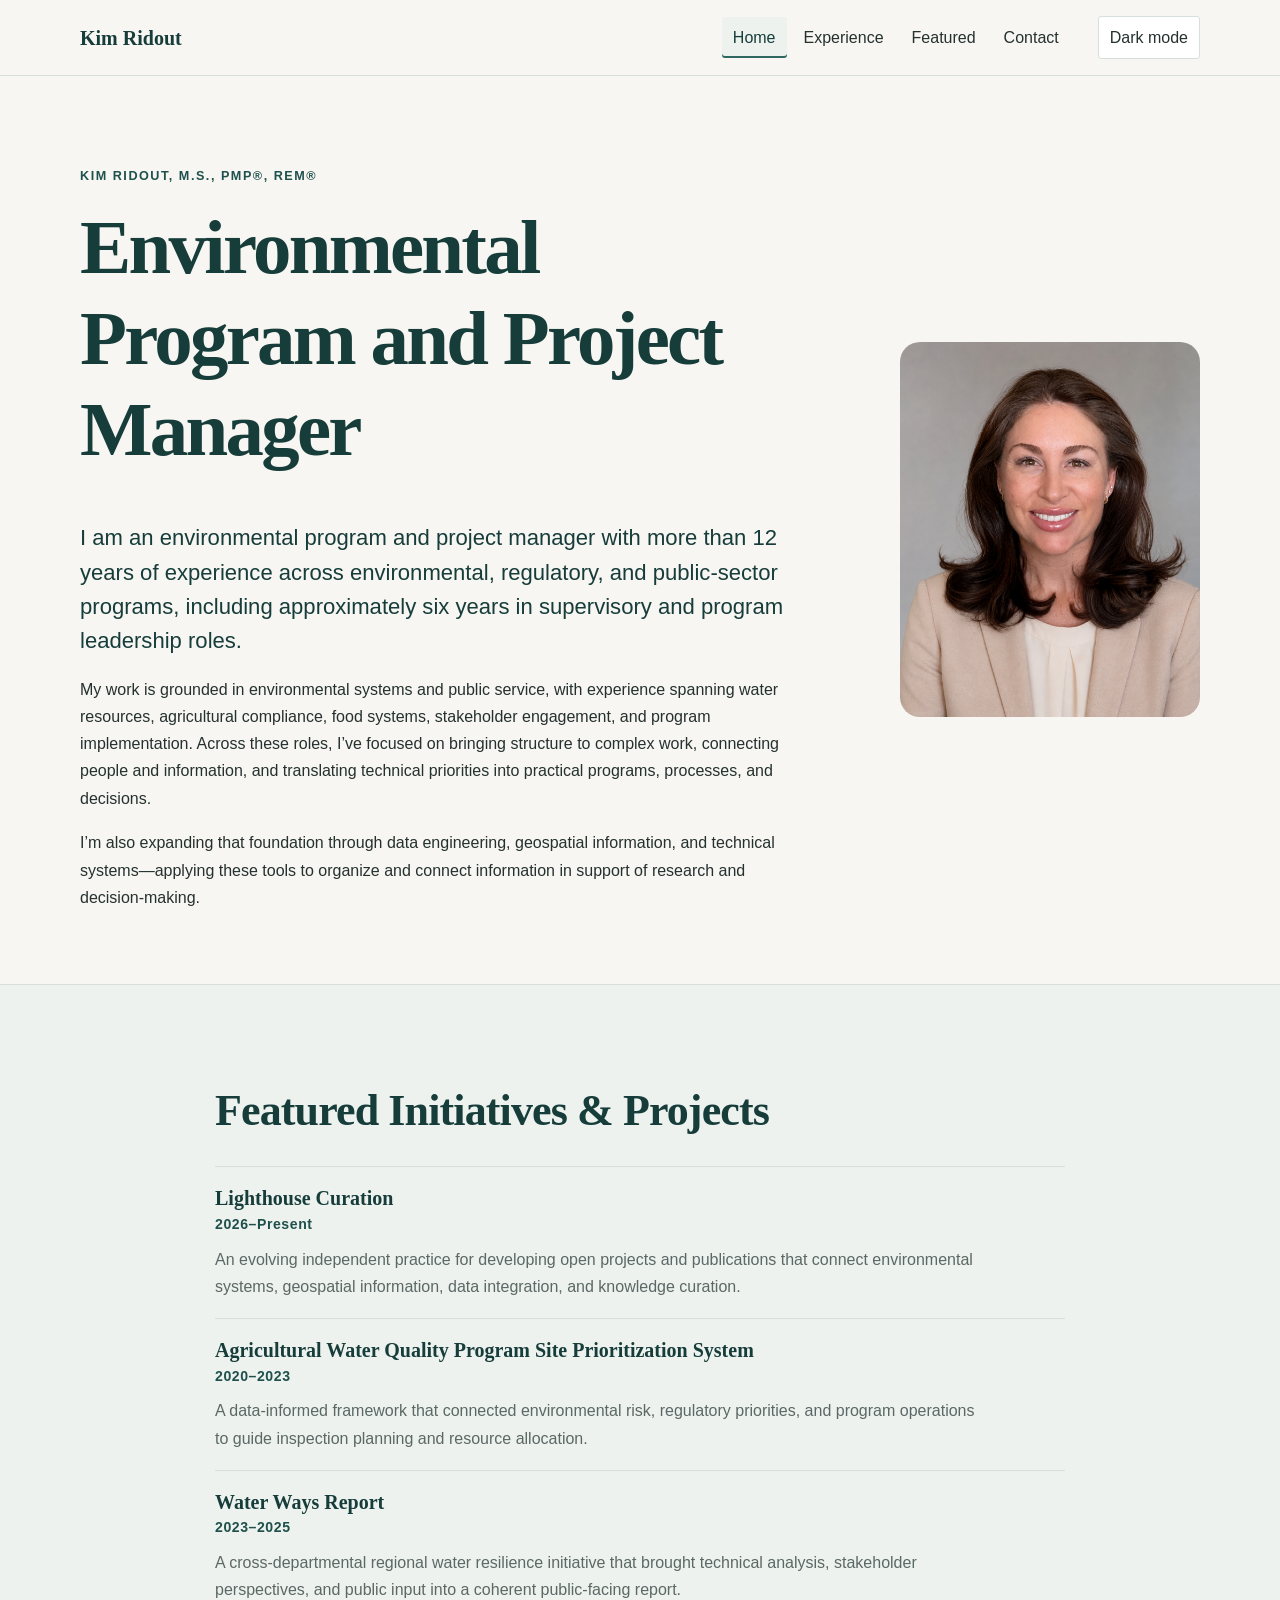
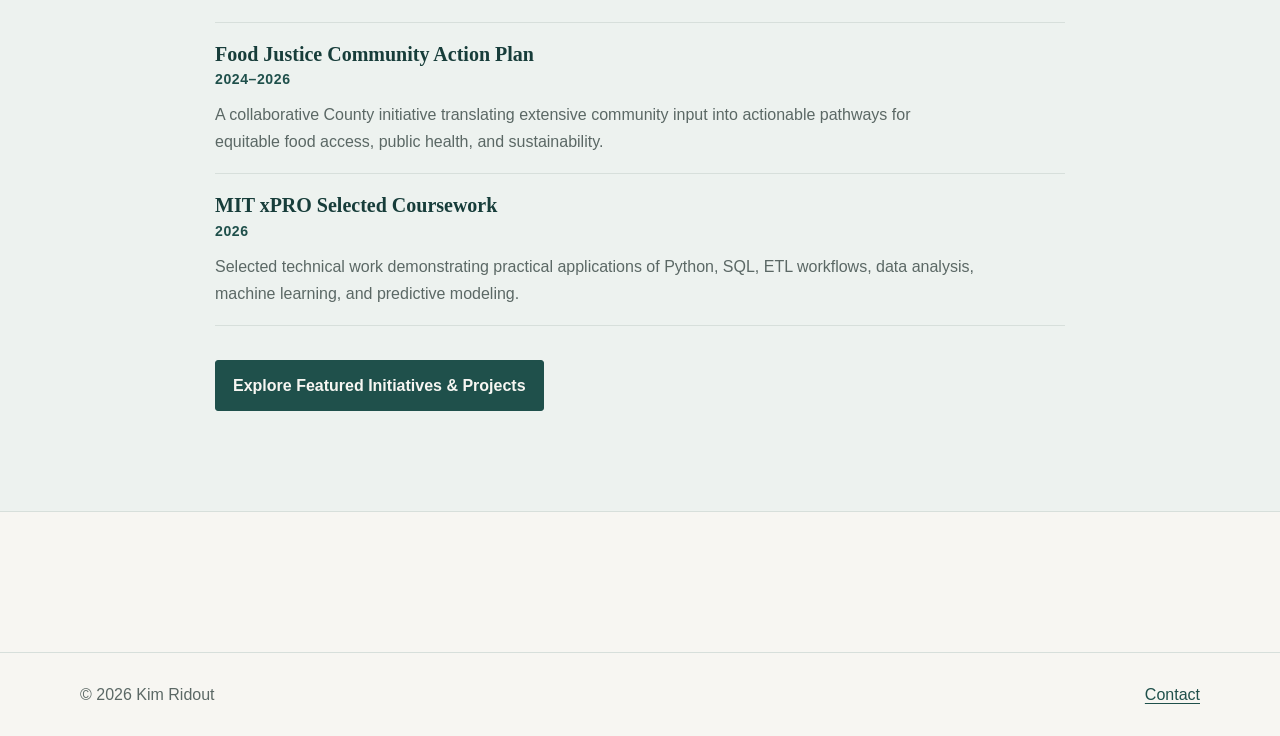
<file: index.html>
<!DOCTYPE html>
<html lang="en">
<head>
  <meta charset="UTF-8">
  <meta name="viewport" content="width=device-width, initial-scale=1">
  <meta name="description" content="Environmental program and project manager integrating data engineering, geospatial technologies, and systems thinking into environmental and public-interest work.">
  <title>Kim Ridout | Environmental Systems &amp; Program Management</title>
  <link rel="stylesheet" href="style.css">
</head>
<body>
  <header class="site-header">
    <a class="logo" href="index.html">Kim Ridout</a>
    <button class="nav-toggle" type="button" aria-expanded="false" aria-controls="primary-navigation">Menu</button>
    <nav class="nav-links" id="primary-navigation" aria-label="Primary navigation">
      <a href="index.html" aria-current="page">Home</a>
      <a href="experience.html">Experience</a>
      <a href="featured.html">Featured</a>
      <a href="contact.html">Contact</a>
    </nav>
    <button id="theme-toggle" type="button" aria-label="Switch to dark mode">Dark mode</button>
  </header>

  <main>
    <section class="hero page-container" aria-labelledby="home-heading">
      <div class="hero-copy">
        <p class="eyebrow">Kim Ridout, M.S., PMP®, REM®</p>
        <h1 id="home-heading">Environmental Program and Project Manager</h1>
        <p class="lede">I am an environmental program and project manager with more than 12 years of experience across environmental, regulatory, and public-sector programs, including approximately six years in supervisory and program leadership roles.</p>
        <p>My work is grounded in environmental systems and public service, with experience spanning water resources, agricultural compliance, food systems, stakeholder engagement, and program implementation. Across these roles, I’ve focused on bringing structure to complex work, connecting people and information, and translating technical priorities into practical programs, processes, and decisions.</p>
        <p>I’m also expanding that foundation through data engineering, geospatial information, and technical systems—applying these tools to organize and connect information in support of research and decision-making.</p>
      </div>
      <figure class="portrait">
        <img src="assets/images/profile.png" alt="Portrait of Kim Ridout">
      </figure>
    </section>

    <section class="section section-tint" aria-labelledby="featured-heading">
      <div class="page-container featured-summary">
        <h2 id="featured-heading">Featured Initiatives &amp; Projects</h2>
        <ol>
          <li>
            <h3>Lighthouse Curation</h3>
            <p class="featured-date">2026–Present</p>
            <p>An evolving independent practice for developing open projects and publications that connect environmental systems, geospatial information, data integration, and knowledge curation.</p>
          </li>
          <li>
            <h3>Agricultural Water Quality Program Site Prioritization System</h3>
            <p class="featured-date">2020–2023</p>
            <p>A data-informed framework that connected environmental risk, regulatory priorities, and program operations to guide inspection planning and resource allocation.</p>
          </li>
          <li>
            <h3>Water Ways Report</h3>
            <p class="featured-date">2023–2025</p>
            <p>A cross-departmental regional water resilience initiative that brought technical analysis, stakeholder perspectives, and public input into a coherent public-facing report.</p>
          </li>
          <li>
            <h3>Food Justice Community Action Plan</h3>
            <p class="featured-date">2024–2026</p>
            <p>A collaborative County initiative translating extensive community input into actionable pathways for equitable food access, public health, and sustainability.</p>
          </li>
          <li>
            <h3>MIT xPRO Selected Coursework</h3>
            <p class="featured-date">2026</p>
            <p>Selected technical work demonstrating practical applications of Python, SQL, ETL workflows, data analysis, machine learning, and predictive modeling.</p>
          </li>
        </ol>
        <a class="btn" href="featured.html">Explore Featured Initiatives &amp; Projects</a>
      </div>
    </section>
  </main>

  <footer class="site-footer">
    <div class="page-container">
      <p>© <span data-current-year></span> Kim Ridout</p>
      <a href="contact.html">Contact</a>
    </div>
  </footer>
  <script src="assets/js/script.js"></script>
</body>
</html>
</file>
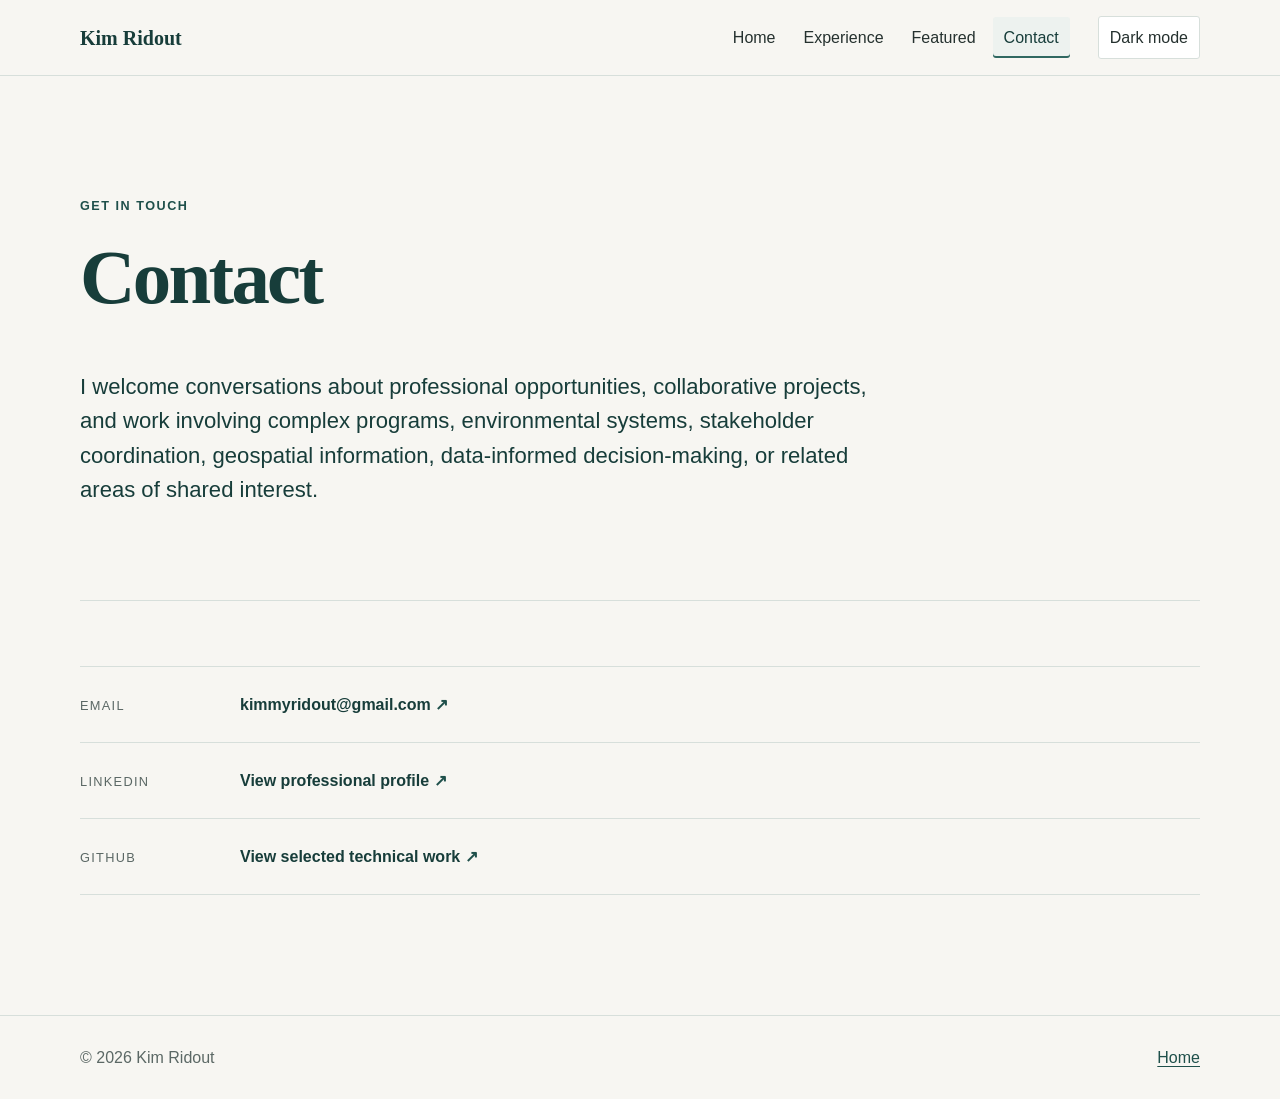
<file: contact.html>
<!DOCTYPE html>
<html lang="en">
<head>
  <meta charset="UTF-8">
  <meta name="viewport" content="width=device-width, initial-scale=1">
  <meta name="description" content="Contact Kim Ridout about professional opportunities, collaborative projects, complex programs, environmental systems, stakeholder coordination, and data-informed work.">
  <title>Contact | Kim Ridout</title>
  <link rel="stylesheet" href="style.css">
</head>
<body>
  <header class="site-header">
    <a class="logo" href="index.html">Kim Ridout</a>
    <button class="nav-toggle" type="button" aria-expanded="false" aria-controls="primary-navigation">Menu</button>
    <nav class="nav-links" id="primary-navigation" aria-label="Primary navigation">
      <a href="index.html">Home</a>
      <a href="experience.html">Experience</a>
      <a href="featured.html">Featured</a>
      <a href="contact.html" aria-current="page">Contact</a>
    </nav>
    <button id="theme-toggle" type="button" aria-label="Switch to dark mode">Dark mode</button>
  </header>

  <main class="page-container contact-page">
    <header class="page-intro">
      <p class="eyebrow">Get in touch</p>
      <h1>Contact</h1>
      <p class="lede">I welcome conversations about professional opportunities, collaborative projects, and work involving complex programs, environmental systems, stakeholder coordination, geospatial information, data-informed decision-making, or related areas of shared interest.</p>
    </header>
    <address class="contact-list">
      <a href="mailto:kimmyridout@gmail.com"><span>Email</span><strong>kimmyridout@gmail.com</strong></a>
      <a href="https://www.linkedin.com/in/kim-ridout-50b32a196" target="_blank" rel="noopener noreferrer"><span>LinkedIn</span><strong>View professional profile</strong></a>
      <a href="https://github.com/kimmyridout" target="_blank" rel="noopener noreferrer"><span>GitHub</span><strong>View selected technical work</strong></a>
    </address>
  </main>

  <footer class="site-footer">
    <div class="page-container"><p>© <span data-current-year></span> Kim Ridout</p><a href="index.html">Home</a></div>
  </footer>
  <script src="assets/js/script.js"></script>
</body>
</html>
</file>
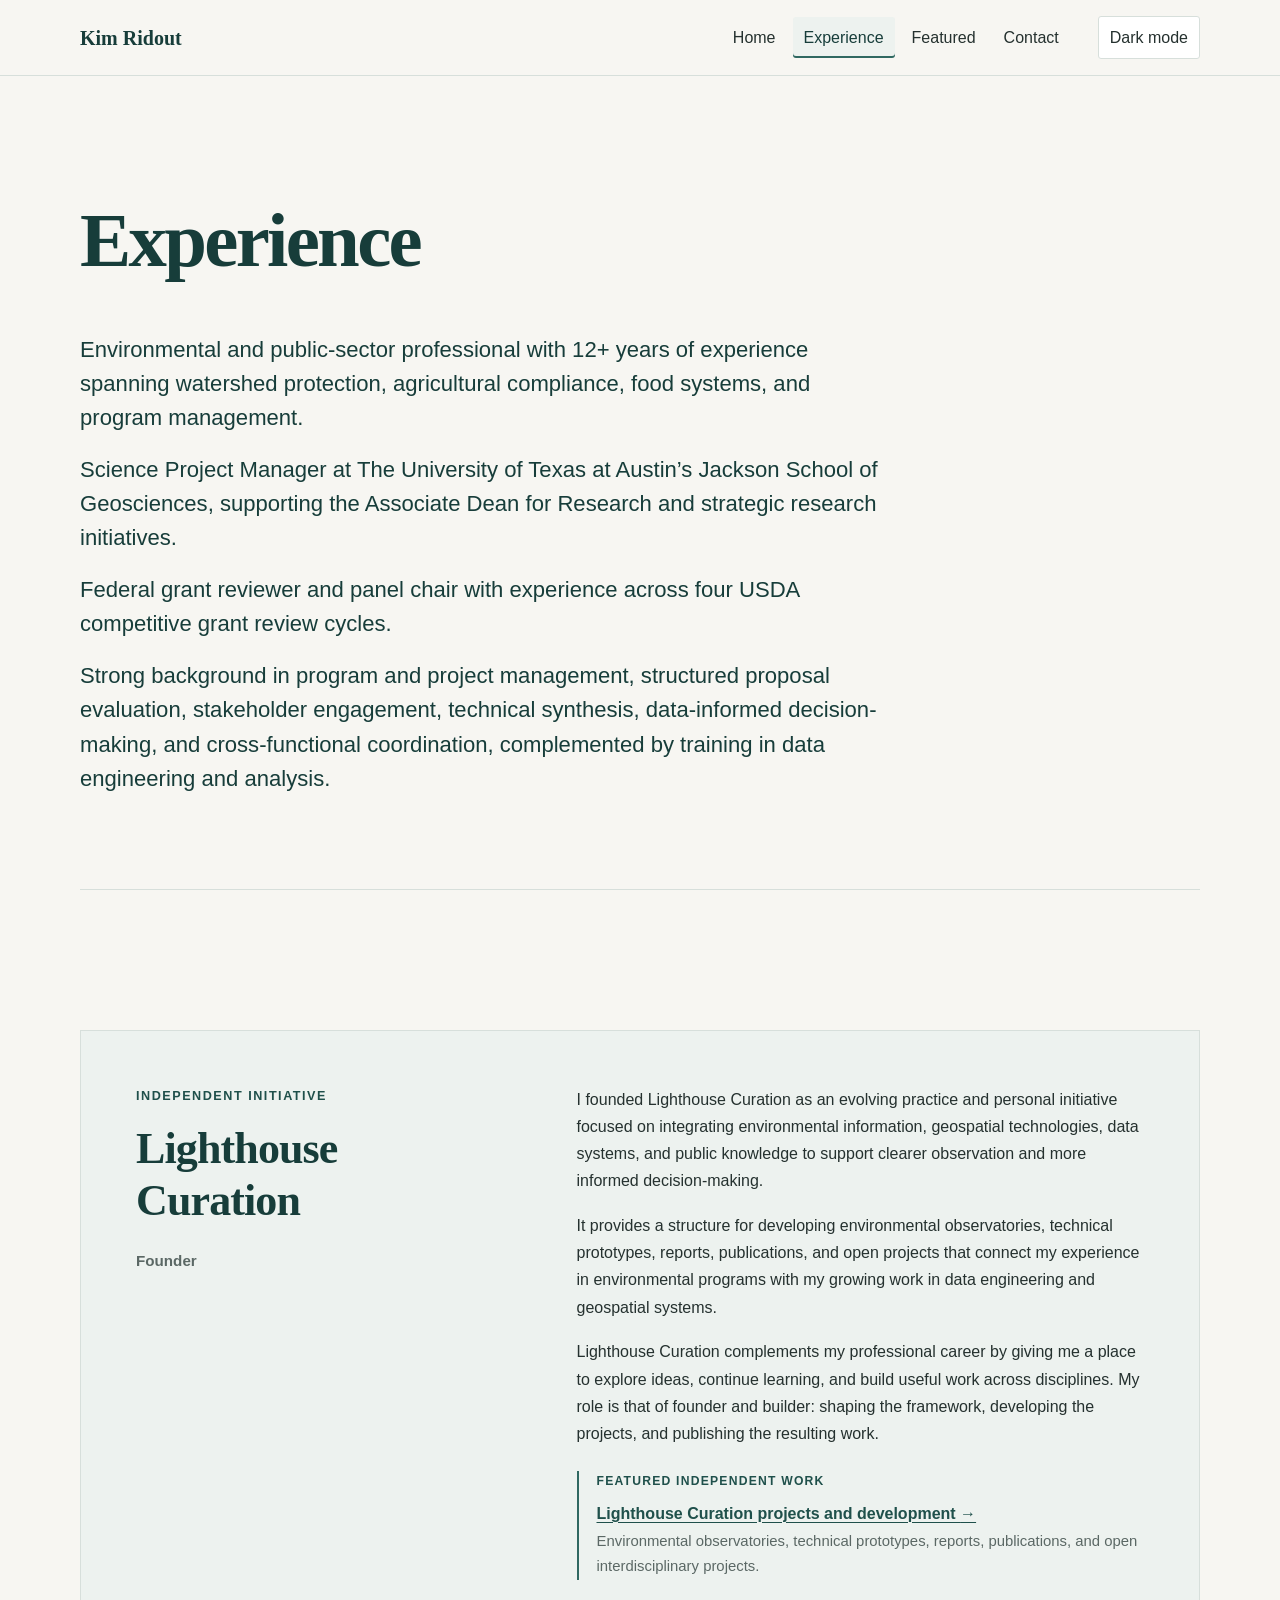
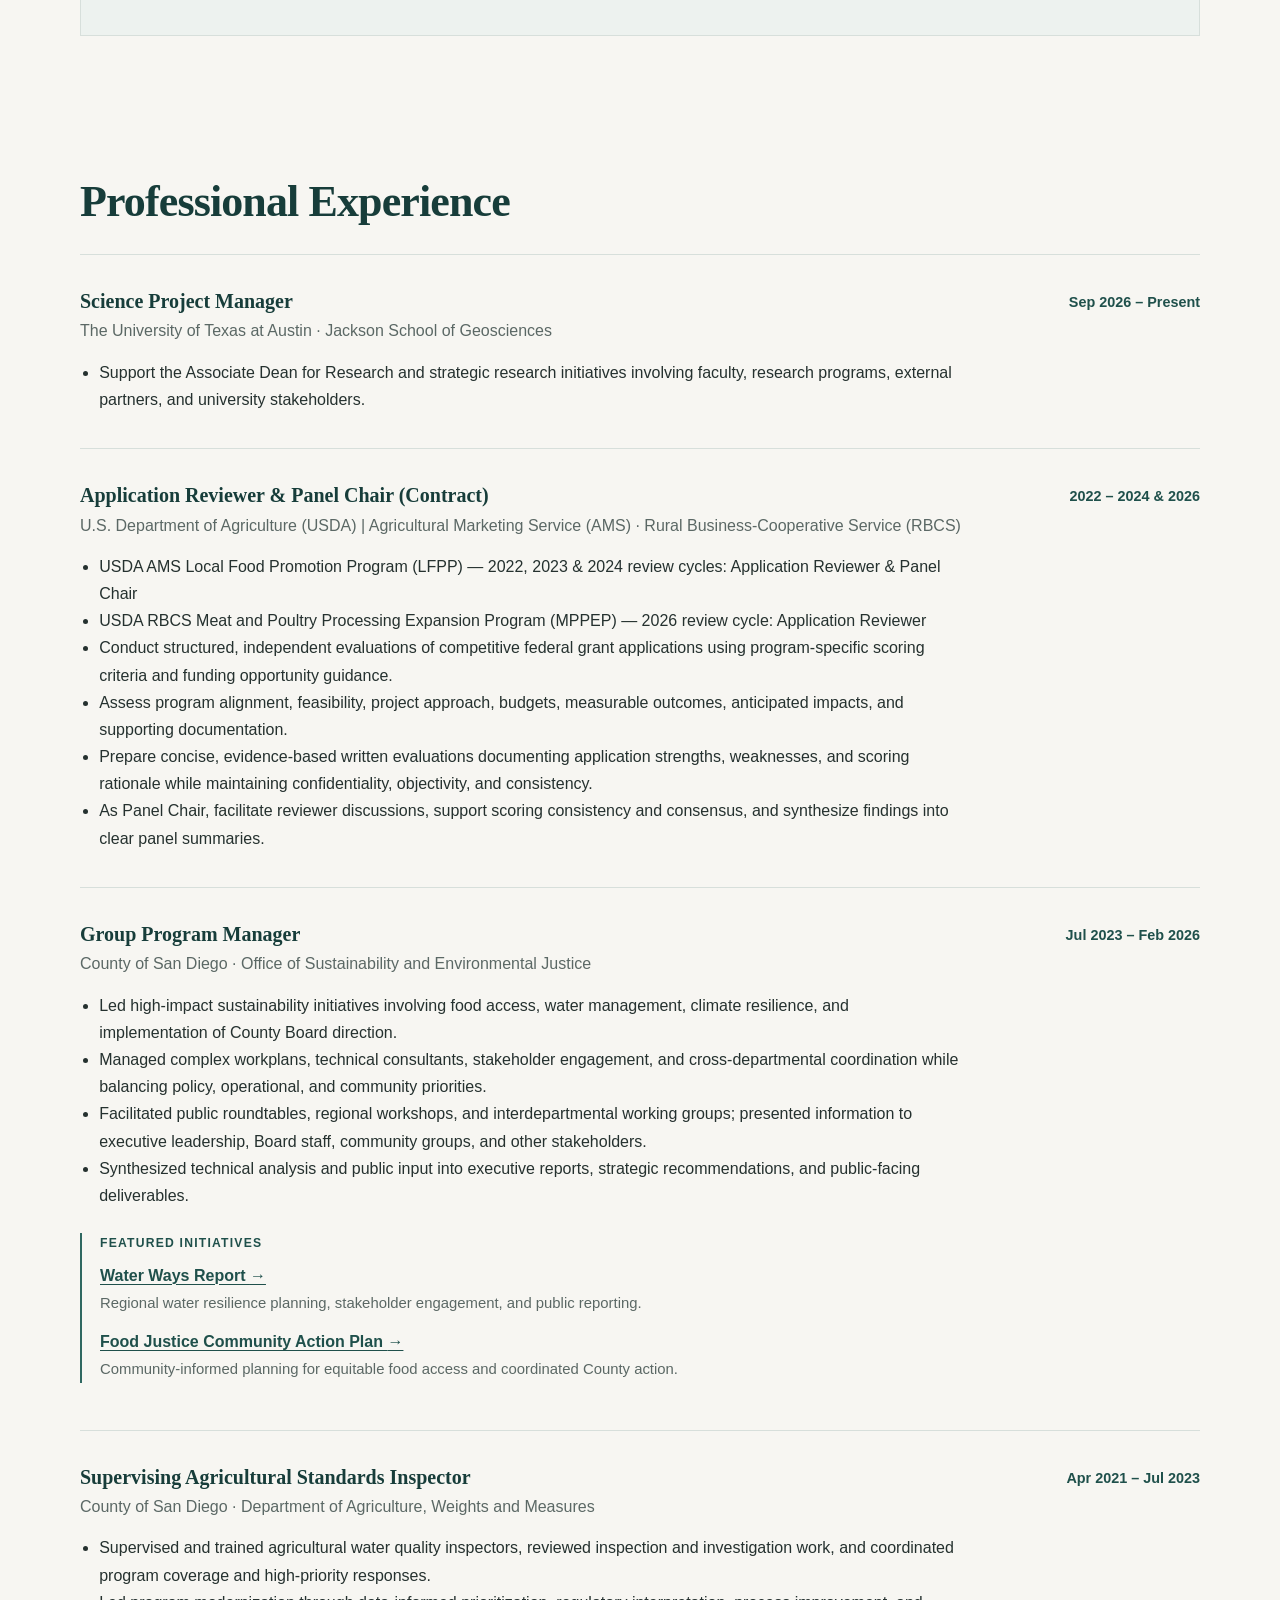
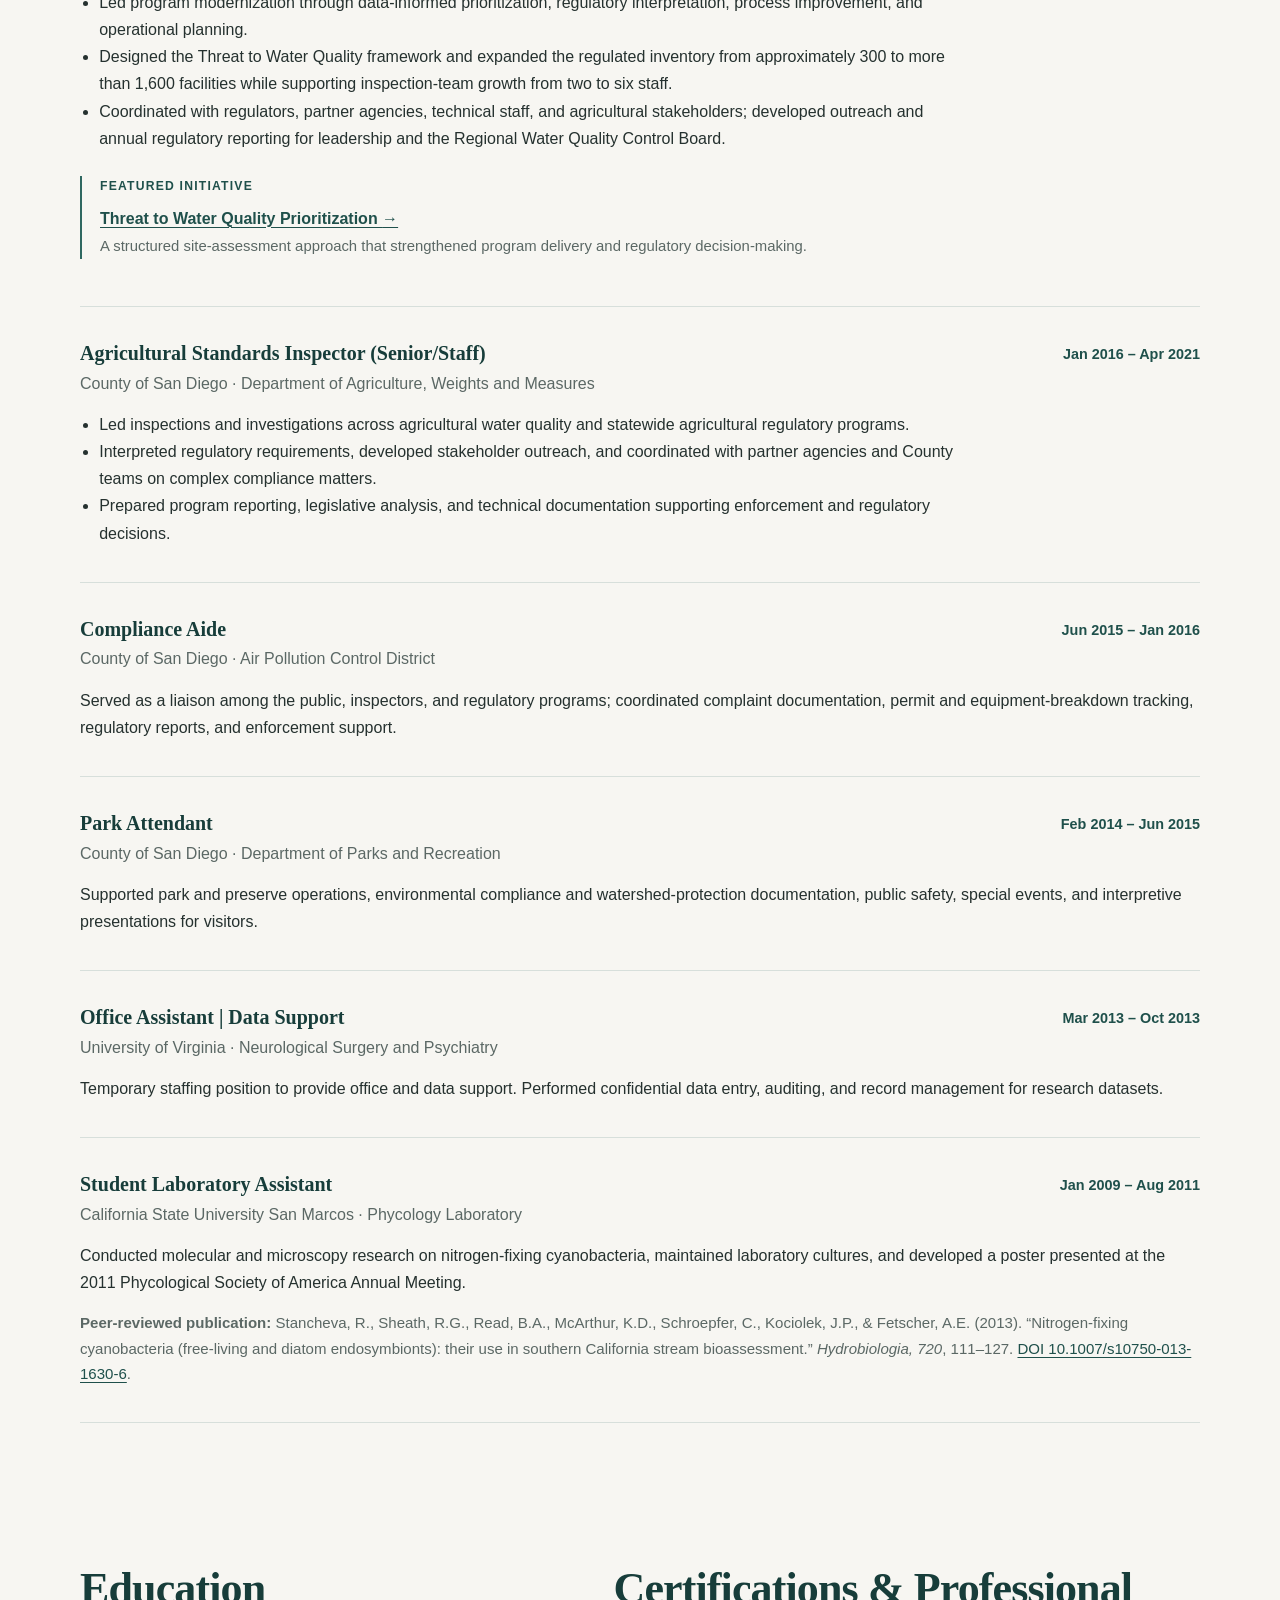
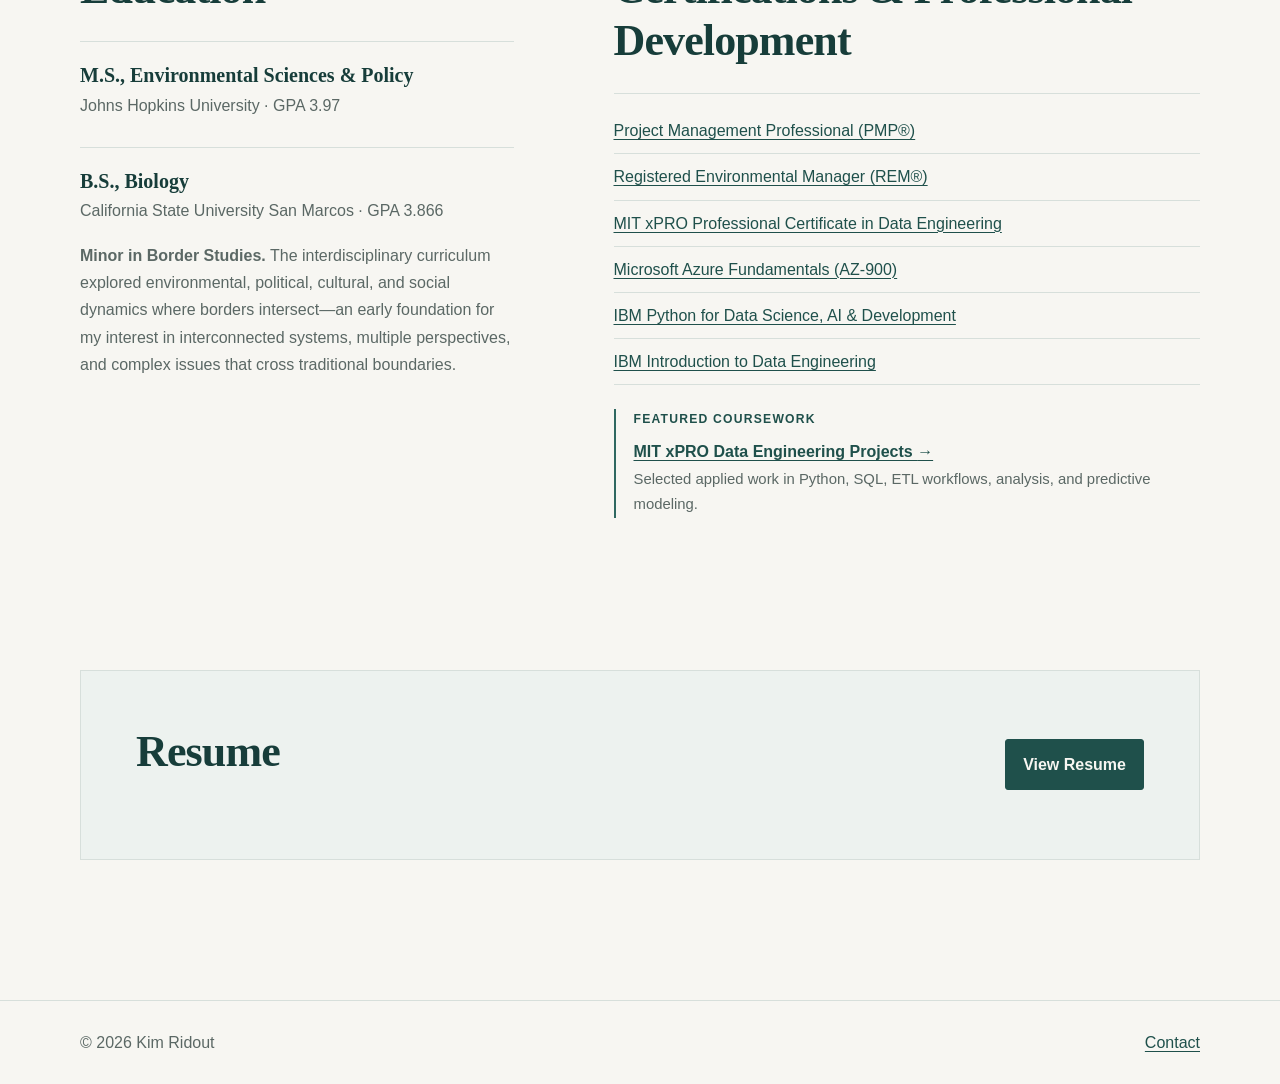
<file: experience.html>
<!DOCTYPE html>
<html lang="en">
<head>
  <meta charset="UTF-8">
  <meta name="viewport" content="width=device-width, initial-scale=1">
  <meta name="description" content="Environmental program and project leadership across complex public-sector initiatives, stakeholder coordination, process improvement, regulatory programs, and data-informed decision-making.">
  <title>Experience | Kim Ridout</title>
  <link rel="stylesheet" href="style.css">
</head>
<body>
  <header class="site-header">
    <a class="logo" href="index.html">Kim Ridout</a>
    <button class="nav-toggle" type="button" aria-expanded="false" aria-controls="primary-navigation">Menu</button>
    <nav class="nav-links" id="primary-navigation" aria-label="Primary navigation">
      <a href="index.html">Home</a>
      <a href="experience.html" aria-current="page">Experience</a>
      <a href="featured.html">Featured</a>
      <a href="contact.html">Contact</a>
    </nav>
    <button id="theme-toggle" type="button" aria-label="Switch to dark mode">Dark mode</button>
  </header>

  <main class="page-container">
    <header class="page-intro">
      <h1>Experience</h1>
      <p class="lede">Environmental and public-sector professional with 12+ years of experience spanning watershed protection, agricultural compliance, food systems, and program management.</p>
      <p class="lede">Science Project Manager at The University of Texas at Austin’s Jackson School of Geosciences, supporting the Associate Dean for Research and strategic research initiatives.</p>
      <p class="lede">Federal grant reviewer and panel chair with experience across four USDA competitive grant review cycles.</p>
      <p class="lede">Strong background in program and project management, structured proposal evaluation, stakeholder engagement, technical synthesis, data-informed decision-making, and cross-functional coordination, complemented by training in data engineering and analysis.</p>
    </header>

    <section class="section current-initiative" aria-labelledby="lighthouse-heading">
      <div>
        <p class="eyebrow">Independent Initiative</p>
        <h2 id="lighthouse-heading">Lighthouse Curation</h2>
        <p class="initiative-role">Founder</p>
      </div>
      <div>
        <p>I founded Lighthouse Curation as an evolving practice and personal initiative focused on integrating environmental information, geospatial technologies, data systems, and public knowledge to support clearer observation and more informed decision-making.</p>
        <p>It provides a structure for developing environmental observatories, technical prototypes, reports, publications, and open projects that connect my experience in environmental programs with my growing work in data engineering and geospatial systems.</p>
        <p>Lighthouse Curation complements my professional career by giving me a place to explore ideas, continue learning, and build useful work across disciplines. My role is that of founder and builder: shaping the framework, developing the projects, and publishing the resulting work.</p>
        <div class="contextual-links">
          <p class="contextual-label">Featured Independent Work</p>
          <a href="featured.html#lighthouse-curation">Lighthouse Curation projects and development <span aria-hidden="true">→</span></a>
          <p>Environmental observatories, technical prototypes, reports, publications, and open interdisciplinary projects.</p>
        </div>
      </div>
    </section>

    <section class="section" aria-labelledby="professional-experience">
      <h2 id="professional-experience">Professional Experience</h2>
      <div class="experience-list">
        <article class="experience-entry">
          <header>
            <div><h3>Science Project Manager</h3><p>The University of Texas at Austin · Jackson School of Geosciences</p></div>
            <p class="date">Sep 2026 – Present</p>
          </header>
          <ul>
            <li>Support the Associate Dean for Research and strategic research initiatives involving faculty, research programs, external partners, and university stakeholders.</li>
          </ul>
          </div>
        </article>

        <article class="experience-entry">
          <header>
            <div><h3>Application Reviewer &amp; Panel Chair (Contract)</h3><p>U.S. Department of Agriculture (USDA) | Agricultural Marketing Service (AMS) · Rural Business-Cooperative Service (RBCS)</p></div>
            <p class="date">2022 – 2024  & 2026</p>
          </header>
          <ul>
            <li>USDA AMS Local Food Promotion Program (LFPP) — 2022, 2023 & 2024 review cycles: Application Reviewer & Panel Chair</li>
            <li>USDA RBCS Meat and Poultry Processing Expansion Program (MPPEP) — 2026 review cycle: Application Reviewer</li>
            <li>Conduct structured, independent evaluations of competitive federal grant applications using program-specific scoring criteria and funding opportunity guidance.</li>
            <li>Assess program alignment, feasibility, project approach, budgets, measurable outcomes, anticipated impacts, and supporting documentation.</li>
            <li>Prepare concise, evidence-based written evaluations documenting application strengths, weaknesses, and scoring rationale while maintaining confidentiality, objectivity, and consistency.</li>
            <li>As Panel Chair, facilitate reviewer discussions, support scoring consistency and consensus, and synthesize findings into clear panel summaries.</li>
          </ul>
        </article>        

        <article class="experience-entry">
          <header>
            <div><h3>Group Program Manager</h3><p>County of San Diego · Office of Sustainability and Environmental Justice</p></div>
            <p class="date">Jul 2023 – Feb 2026</p>
          </header>
          <ul>
            <li>Led high-impact sustainability initiatives involving food access, water management, climate resilience, and implementation of County Board direction.</li>
            <li>Managed complex workplans, technical consultants, stakeholder engagement, and cross-departmental coordination while balancing policy, operational, and community priorities.</li>
            <li>Facilitated public roundtables, regional workshops, and interdepartmental working groups; presented information to executive leadership, Board staff, community groups, and other stakeholders.</li>
            <li>Synthesized technical analysis and public input into executive reports, strategic recommendations, and public-facing deliverables.</li>
          </ul>
          <div class="contextual-links">
            <p class="contextual-label">Featured Initiatives</p>
            <a href="featured.html#water-ways">Water Ways Report <span aria-hidden="true">→</span></a>
            <p>Regional water resilience planning, stakeholder engagement, and public reporting.</p>
            <a href="featured.html#food-justice">Food Justice Community Action Plan <span aria-hidden="true">→</span></a>
            <p>Community-informed planning for equitable food access and coordinated County action.</p>
          </div>
        </article>

        <article class="experience-entry">
          <header>
            <div><h3>Supervising Agricultural Standards Inspector</h3><p>County of San Diego · Department of Agriculture, Weights and Measures</p></div>
            <p class="date">Apr 2021 – Jul 2023</p>
          </header>
          <ul>
            <li>Supervised and trained agricultural water quality inspectors, reviewed inspection and investigation work, and coordinated program coverage and high-priority responses.</li>
            <li>Led program modernization through data-informed prioritization, regulatory interpretation, process improvement, and operational planning.</li>
            <li>Designed the Threat to Water Quality framework and expanded the regulated inventory from approximately 300 to more than 1,600 facilities while supporting inspection-team growth from two to six staff.</li>
            <li>Coordinated with regulators, partner agencies, technical staff, and agricultural stakeholders; developed outreach and annual regulatory reporting for leadership and the Regional Water Quality Control Board.</li>
          </ul>
          <div class="contextual-links">
            <p class="contextual-label">Featured Initiative</p>
            <a href="featured.html#agricultural-water-quality">Threat to Water Quality Prioritization <span aria-hidden="true">→</span></a>
            <p>A structured site-assessment approach that strengthened program delivery and regulatory decision-making.</p>
          </div>
        </article>

        <article class="experience-entry">
          <header>
            <div><h3>Agricultural Standards Inspector (Senior/Staff)</h3><p>County of San Diego · Department of Agriculture, Weights and Measures</p></div>
            <p class="date">Jan 2016 – Apr 2021</p>
          </header>
          <ul>
            <li>Led inspections and investigations across agricultural water quality and statewide agricultural regulatory programs.</li>
            <li>Interpreted regulatory requirements, developed stakeholder outreach, and coordinated with partner agencies and County teams on complex compliance matters.</li>
            <li>Prepared program reporting, legislative analysis, and technical documentation supporting enforcement and regulatory decisions.</li>
          </ul>
        </article>

        <article class="experience-entry compact-entry">
          <header><div><h3>Compliance Aide</h3><p>County of San Diego · Air Pollution Control District</p></div><p class="date">Jun 2015 – Jan 2016</p></header>
          <p>Served as a liaison among the public, inspectors, and regulatory programs; coordinated complaint documentation, permit and equipment-breakdown tracking, regulatory reports, and enforcement support.</p>
        </article>
        <article class="experience-entry compact-entry">
          <header><div><h3>Park Attendant</h3><p>County of San Diego · Department of Parks and Recreation</p></div><p class="date">Feb 2014 – Jun 2015</p></header>
          <p>Supported park and preserve operations, environmental compliance and watershed-protection documentation, public safety, special events, and interpretive presentations for visitors.</p>
        </article>
        <article class="experience-entry compact-entry">
          <header><div><h3>Office Assistant | Data Support</h3><p>University of Virginia · Neurological Surgery and Psychiatry</p></div><p class="date">Mar 2013 – Oct 2013</p></header>
          <p>Temporary staffing position to provide office and data support. Performed confidential data entry, auditing, and record management for research datasets.</p>
        </article>
        <article class="experience-entry compact-entry">
          <header><div><h3>Student Laboratory Assistant</h3><p>California State University San Marcos · Phycology Laboratory</p></div><p class="date">Jan 2009 – Aug 2011</p></header>
          <p>Conducted molecular and microscopy research on nitrogen-fixing cyanobacteria, maintained laboratory cultures, and developed a poster presented at the 2011 Phycological Society of America Annual Meeting.</p>
          <p class="publication"><strong>Peer-reviewed publication:</strong> Stancheva, R., Sheath, R.G., Read, B.A., McArthur, K.D., Schroepfer, C., Kociolek, J.P., &amp; Fetscher, A.E. (2013). “Nitrogen-fixing cyanobacteria (free-living and diatom endosymbionts): their use in southern California stream bioassessment.” <em>Hydrobiologia, 720</em>, 111–127. <a href="https://doi.org/10.1007/s10750-013-1630-6" target="_blank" rel="noopener noreferrer">DOI 10.1007/s10750-013-1630-6</a>.</p>
        </article>
      </div>
    </section>

    <section class="section credential-grid" aria-label="Education and certifications">
      <div>
        <h2>Education</h2>
        <div class="credential">
          <h3>M.S., Environmental Sciences &amp; Policy</h3>
          <p>Johns Hopkins University · GPA 3.97</p>
        </div>
        <div class="credential">
          <h3>B.S., Biology</h3>
          <p>California State University San Marcos · GPA 3.866</p>
          <p><strong>Minor in Border Studies.</strong> The interdisciplinary curriculum explored environmental, political, cultural, and social dynamics where borders intersect—an early foundation for my interest in interconnected systems, multiple perspectives, and complex issues that cross traditional boundaries.</p>
        </div>
      </div>
      <div>
        <h2>Certifications &amp; Professional Development</h2>
        <ul class="plain-list">
          <li><a href="https://www.credly.com/badges/0a51b2da-5f93-4742-bf03-11c5faef2551/public_url" target="_blank" rel="noopener noreferrer">Project Management Professional (PMP®)</a></li>
          <li><a href="https://www.nrep.org/certifications/registered-environmental-manager-rem" target="_blank" rel="noopener noreferrer">Registered Environmental Manager (REM®)</a></li>
          <li><a href="https://xpro.mit.edu/courses/course-v1:xPRO+PCDEx/" target="_blank" rel="noopener noreferrer">MIT xPRO Professional Certificate in Data Engineering</a></li>
          <li><a href="https://learn.microsoft.com/api/credentials/share/en-us/KimberlyRidout-3874/D2CF8394A288E89A?sharingId=5CF8F6E2955AE9D3" target="_blank" rel="noopener noreferrer">Microsoft Azure Fundamentals (AZ-900)</a></li>
          <li><a href="https://coursera.org/share/cf432eb4514df81567a668806d5c9dc4" target="_blank" rel="noopener noreferrer">IBM Python for Data Science, AI &amp; Development</a></li>
          <li><a href="https://coursera.org/share/f79a0e244793b0d7553570efbfdc1247" target="_blank" rel="noopener noreferrer">IBM Introduction to Data Engineering</a></li>
        </ul>
        <div class="contextual-links">
          <p class="contextual-label">Featured Coursework</p>
          <a href="featured.html#mit-xpro">MIT xPRO Data Engineering Projects <span aria-hidden="true">→</span></a>
          <p>Selected applied work in Python, SQL, ETL workflows, analysis, and predictive modeling.</p>
        </div>
      </div>
    </section>

    <section class="section resume-callout" aria-labelledby="resume-heading">
      <h2 id="resume-heading">Resume</h2>
      <a class="btn" href="assets/docs/261003_RESUME.pdf" target="_blank" rel="noopener noreferrer">View Resume</a>
    </section>
  </main>

  <footer class="site-footer">
    <div class="page-container"><p>© <span data-current-year></span> Kim Ridout</p><a href="contact.html">Contact</a></div>
  </footer>
  <script src="assets/js/script.js"></script>
</body>
</html>
</file>
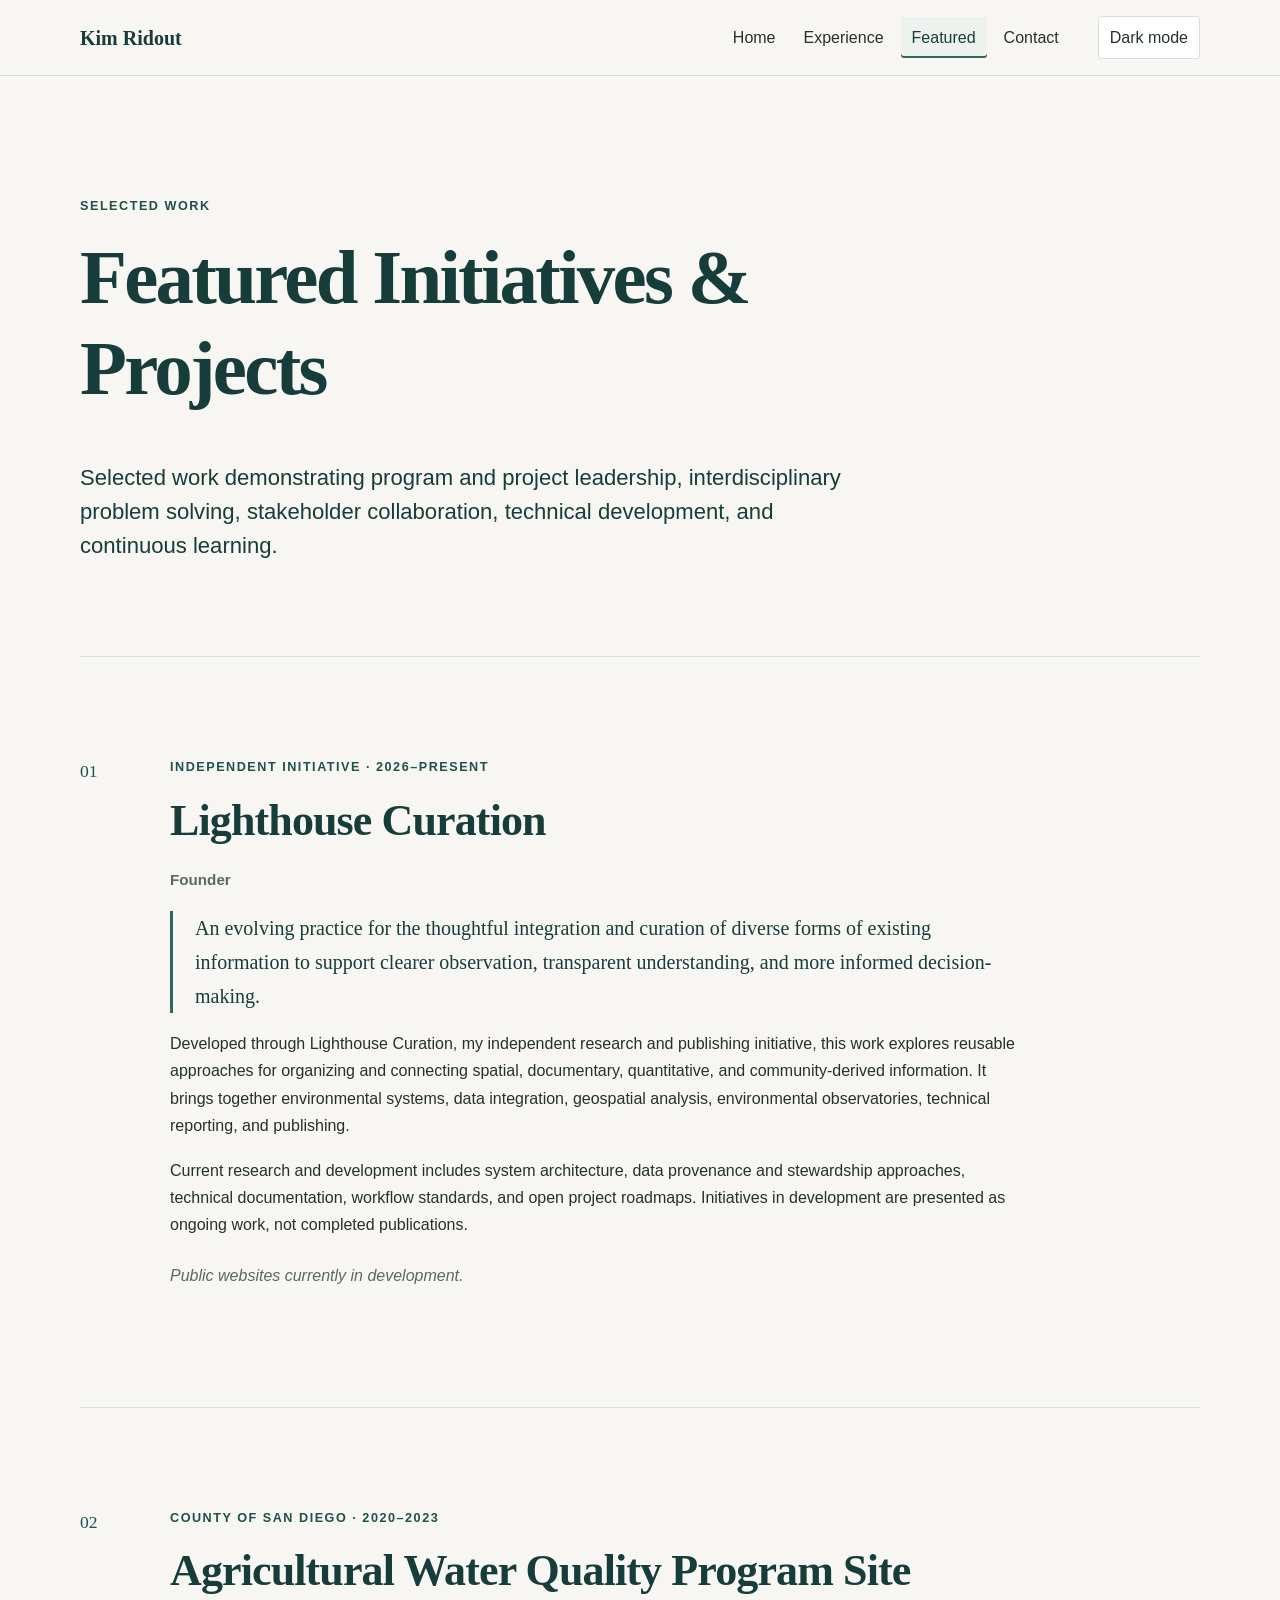
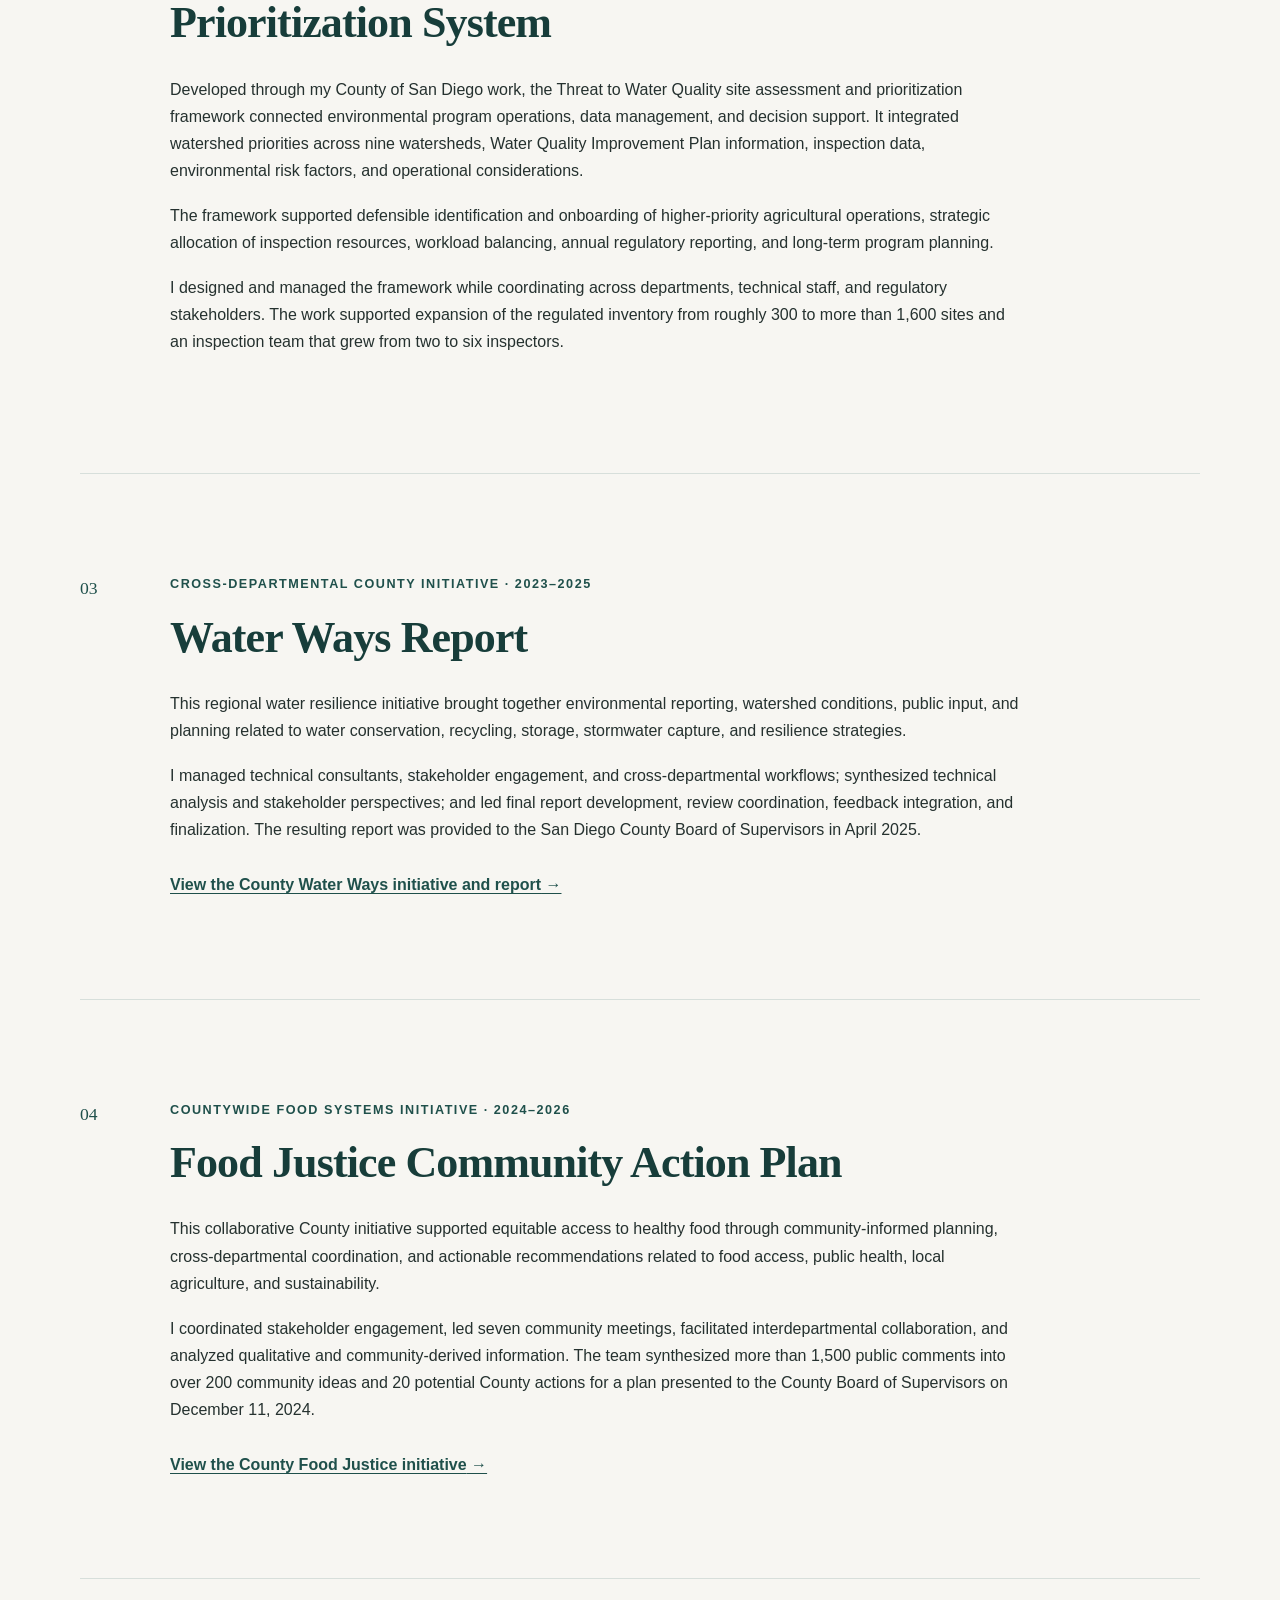
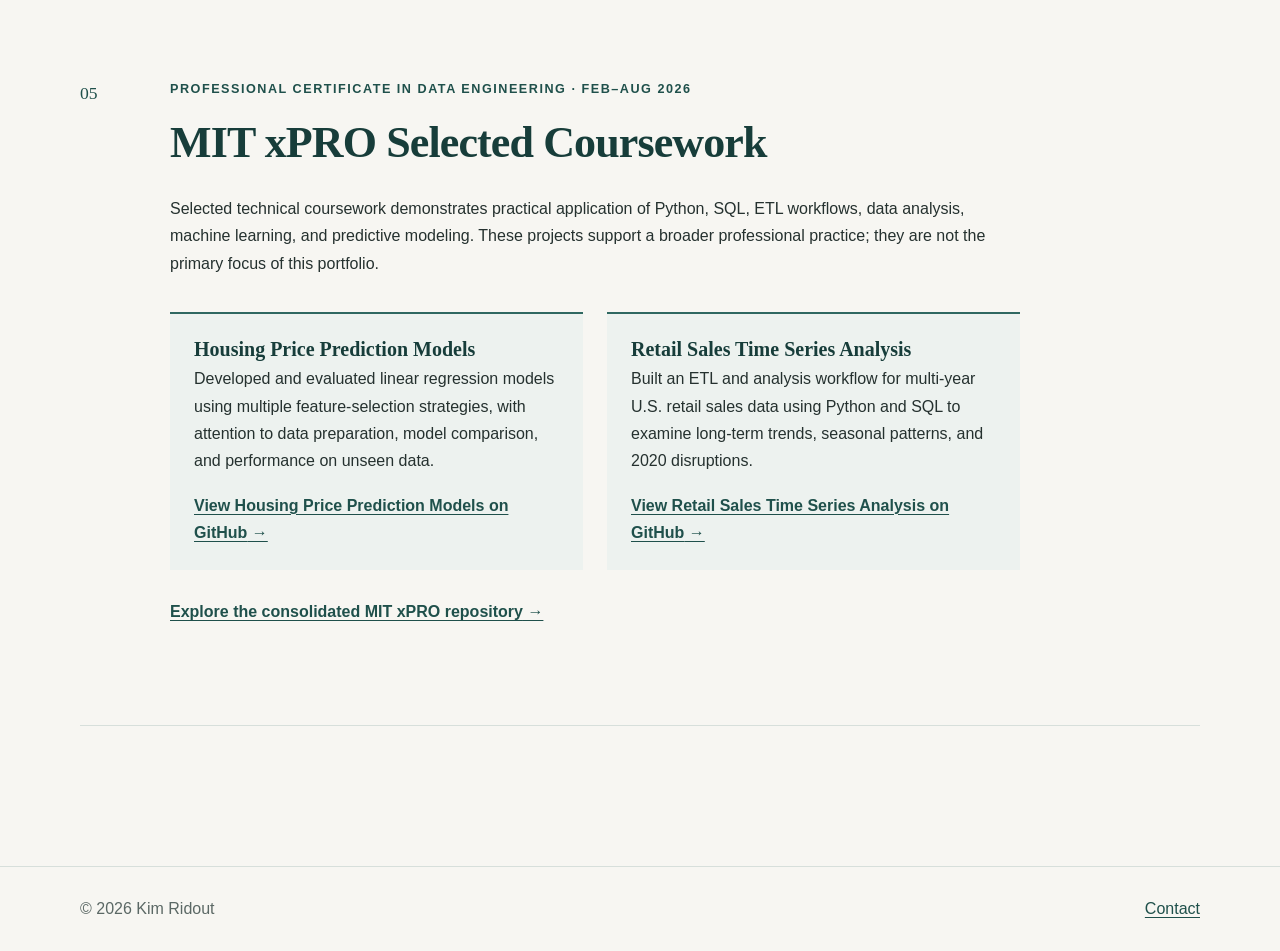
<file: featured.html>
<!DOCTYPE html>
<html lang="en">
<head>
  <meta charset="UTF-8">
  <meta name="viewport" content="width=device-width, initial-scale=1">
  <meta name="description" content="Selected work by Kim Ridout spanning environmental programs, stakeholder engagement, public communication, decision support, geospatial systems, technical learning, and publishing.">
  <title>Featured Initiatives &amp; Projects | Kim Ridout</title>
  <link rel="stylesheet" href="style.css">
</head>
<body>
  <header class="site-header">
    <a class="logo" href="index.html">Kim Ridout</a>
    <button class="nav-toggle" type="button" aria-expanded="false" aria-controls="primary-navigation">Menu</button>
    <nav class="nav-links" id="primary-navigation" aria-label="Primary navigation">
      <a href="index.html">Home</a>
      <a href="experience.html">Experience</a>
      <a href="featured.html" aria-current="page">Featured</a>
      <a href="contact.html">Contact</a>
    </nav>
    <button id="theme-toggle" type="button" aria-label="Switch to dark mode">Dark mode</button>
  </header>

  <main class="page-container">
    <header class="page-intro">
      <p class="eyebrow">Selected work</p>
      <h1>Featured Initiatives &amp; Projects</h1>
      <p class="lede">Selected work demonstrating program and project leadership, interdisciplinary problem solving, stakeholder collaboration, technical development, and continuous learning.</p>
    </header>

    <div class="featured-list">
      <article class="featured-entry" id="lighthouse-curation">
        <p class="entry-number" aria-hidden="true">01</p>
        <div>
          <p class="eyebrow">Independent Initiative · 2026–Present</p>
          <h2>Lighthouse Curation</h2>
          <p class="initiative-role">Founder</p>
          <p class="statement">An evolving practice for the thoughtful integration and curation of diverse forms of existing information to support clearer observation, transparent understanding, and more informed decision-making.</p>
          <p>Developed through Lighthouse Curation, my independent research and publishing initiative, this work explores reusable approaches for organizing and connecting spatial, documentary, quantitative, and community-derived information. It brings together environmental systems, data integration, geospatial analysis, environmental observatories, technical reporting, and publishing.</p>
          <p>Current research and development includes system architecture, data provenance and stewardship approaches, technical documentation, workflow standards, and open project roadmaps. Initiatives in development are presented as ongoing work, not completed publications.</p>
          <p class="development-note">Public websites currently in development.</p>
        </div>
      </article>

      <article class="featured-entry" id="agricultural-water-quality">
        <p class="entry-number" aria-hidden="true">02</p>
        <div>
          <p class="eyebrow">County of San Diego · 2020–2023</p>
          <h2>Agricultural Water Quality Program Site Prioritization System</h2>
          <p>Developed through my County of San Diego work, the Threat to Water Quality site assessment and prioritization framework connected environmental program operations, data management, and decision support. It integrated watershed priorities across nine watersheds, Water Quality Improvement Plan information, inspection data, environmental risk factors, and operational considerations.</p>
          <p>The framework supported defensible identification and onboarding of higher-priority agricultural operations, strategic allocation of inspection resources, workload balancing, annual regulatory reporting, and long-term program planning.</p>
          <p>I designed and managed the framework while coordinating across departments, technical staff, and regulatory stakeholders. The work supported expansion of the regulated inventory from roughly 300 to more than 1,600 sites and an inspection team that grew from two to six inspectors.</p>
        </div>
      </article>

      <article class="featured-entry" id="water-ways">
        <p class="entry-number" aria-hidden="true">03</p>
        <div>
          <p class="eyebrow">Cross-departmental County initiative · 2023–2025</p>
          <h2>Water Ways Report</h2>
          <p>This regional water resilience initiative brought together environmental reporting, watershed conditions, public input, and planning related to water conservation, recycling, storage, stormwater capture, and resilience strategies.</p>
          <p>I managed technical consultants, stakeholder engagement, and cross-departmental workflows; synthesized technical analysis and stakeholder perspectives; and led final report development, review coordination, feedback integration, and finalization. The resulting report was provided to the San Diego County Board of Supervisors in April 2025.</p>
          <div class="external-links">
            <a href="https://engage.sandiegocounty.gov/water-ways-report" target="_blank" rel="noopener noreferrer">View the County Water Ways initiative and report</a>
          </div>
        </div>
      </article>

      <article class="featured-entry" id="food-justice">
        <p class="entry-number" aria-hidden="true">04</p>
        <div>
          <p class="eyebrow">Countywide food systems initiative · 2024–2026</p>
          <h2>Food Justice Community Action Plan</h2>
          <p>This collaborative County initiative supported equitable access to healthy food through community-informed planning, cross-departmental coordination, and actionable recommendations related to food access, public health, local agriculture, and sustainability.</p>
          <p>I coordinated stakeholder engagement, led seven community meetings, facilitated interdepartmental collaboration, and analyzed qualitative and community-derived information. The team synthesized more than 1,500 public comments into over 200 community ideas and 20 potential County actions for a plan presented to the County Board of Supervisors on December 11, 2024.</p>
          <div class="external-links">
            <a href="https://engage.sandiegocounty.gov/food-justice-community-action-plan" target="_blank" rel="noopener noreferrer">View the County Food Justice initiative</a>
          </div>
        </div>
      </article>

      <article class="featured-entry" id="mit-xpro">
        <p class="entry-number" aria-hidden="true">05</p>
        <div>
          <p class="eyebrow">Professional Certificate in Data Engineering · Feb–Aug 2026</p>
          <h2>MIT xPRO Selected Coursework</h2>
          <p>Selected technical coursework demonstrates practical application of Python, SQL, ETL workflows, data analysis, machine learning, and predictive modeling. These projects support a broader professional practice; they are not the primary focus of this portfolio.</p>
          <div class="coursework-list">
            <section>
              <h3>Housing Price Prediction Models</h3>
              <p>Developed and evaluated linear regression models using multiple feature-selection strategies, with attention to data preparation, model comparison, and performance on unseen data.</p>
              <a href="https://github.com/kimmyridout/mit-xpro-data-engineering/tree/main/housing-price-prediction-models" target="_blank" rel="noopener noreferrer">View Housing Price Prediction Models on GitHub</a>
            </section>
            <section>
              <h3>Retail Sales Time Series Analysis</h3>
              <p>Built an ETL and analysis workflow for multi-year U.S. retail sales data using Python and SQL to examine long-term trends, seasonal patterns, and 2020 disruptions.</p>
              <a href="https://github.com/kimmyridout/mit-xpro-data-engineering/tree/main/retail-sales-time-series-analysis" target="_blank" rel="noopener noreferrer">View Retail Sales Time Series Analysis on GitHub</a>
            </section>
          </div>
          <div class="external-links">
            <a href="https://github.com/kimmyridout/mit-xpro-data-engineering" target="_blank" rel="noopener noreferrer">Explore the consolidated MIT xPRO repository</a>
          </div>
        </div>
      </article>
    </div>
  </main>

  <footer class="site-footer">
    <div class="page-container"><p>© <span data-current-year></span> Kim Ridout</p><a href="contact.html">Contact</a></div>
  </footer>
  <script src="assets/js/script.js"></script>
</body>
</html>
</file>
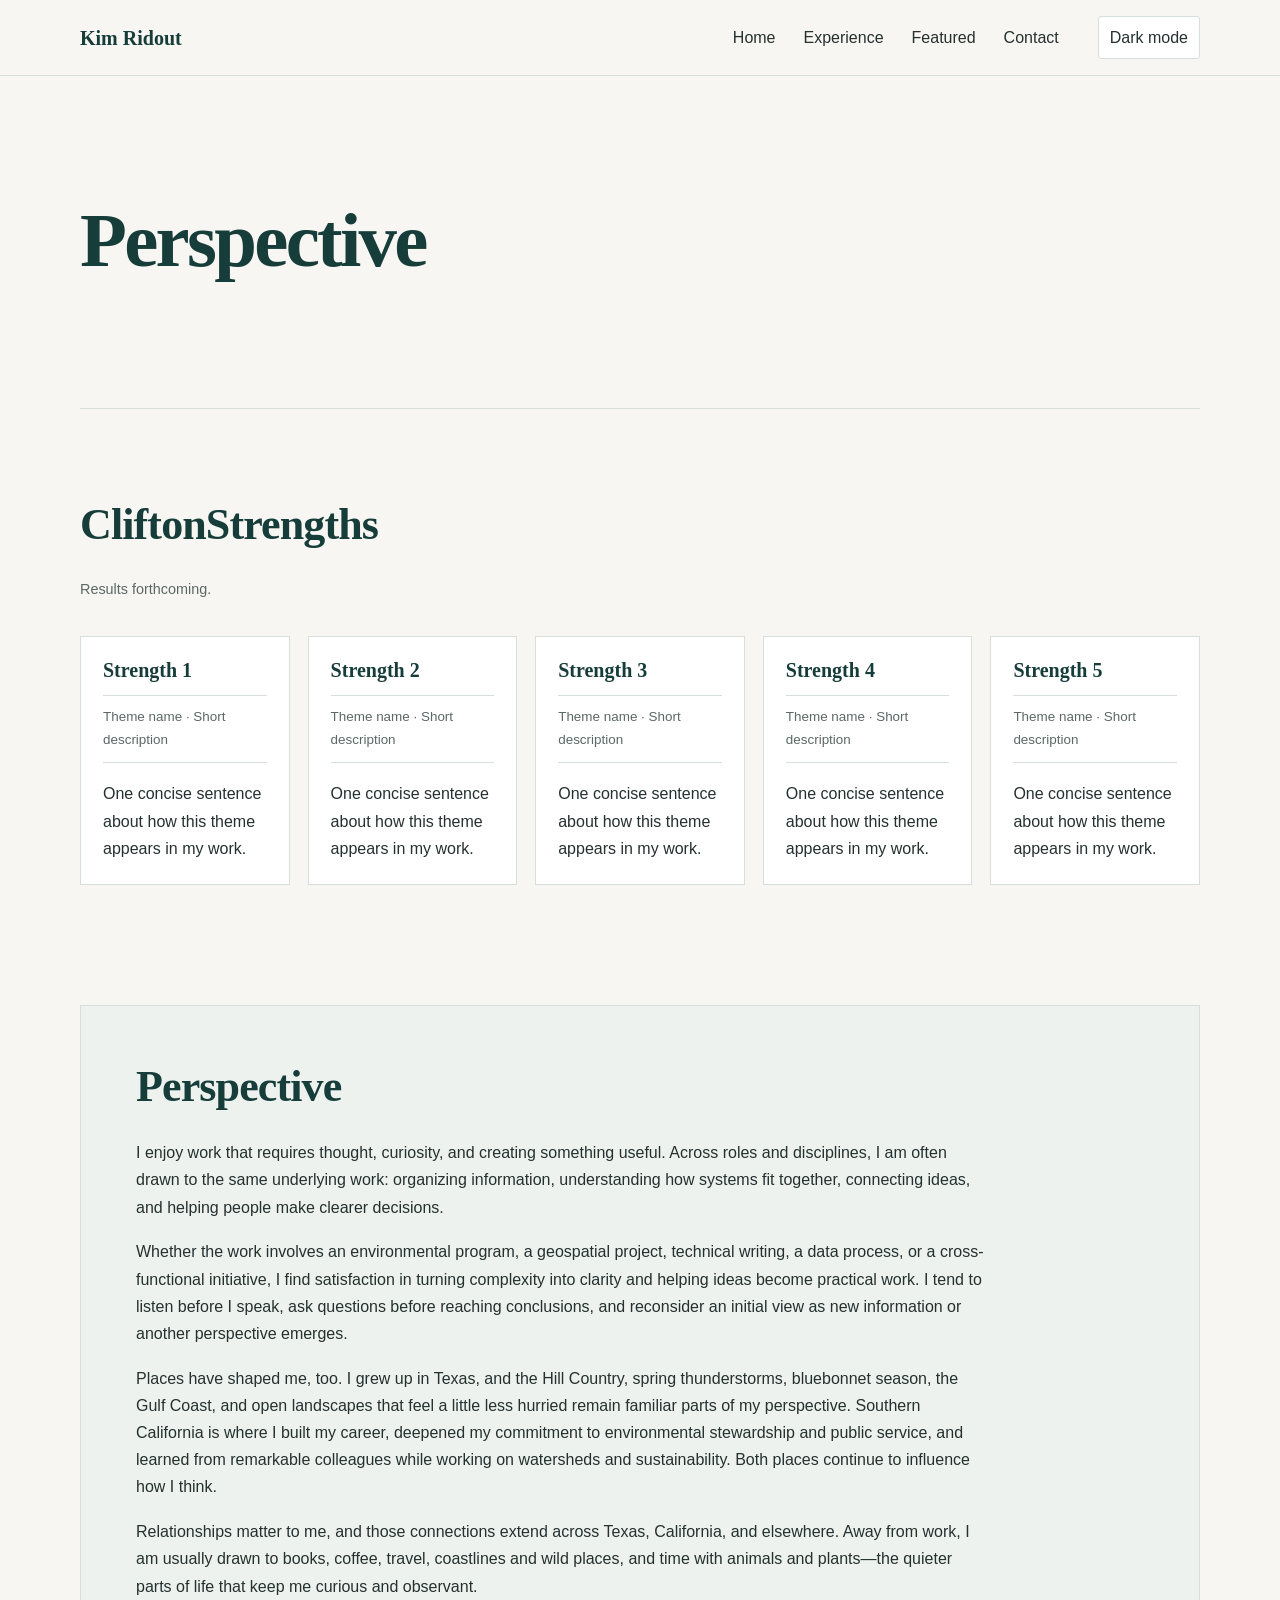
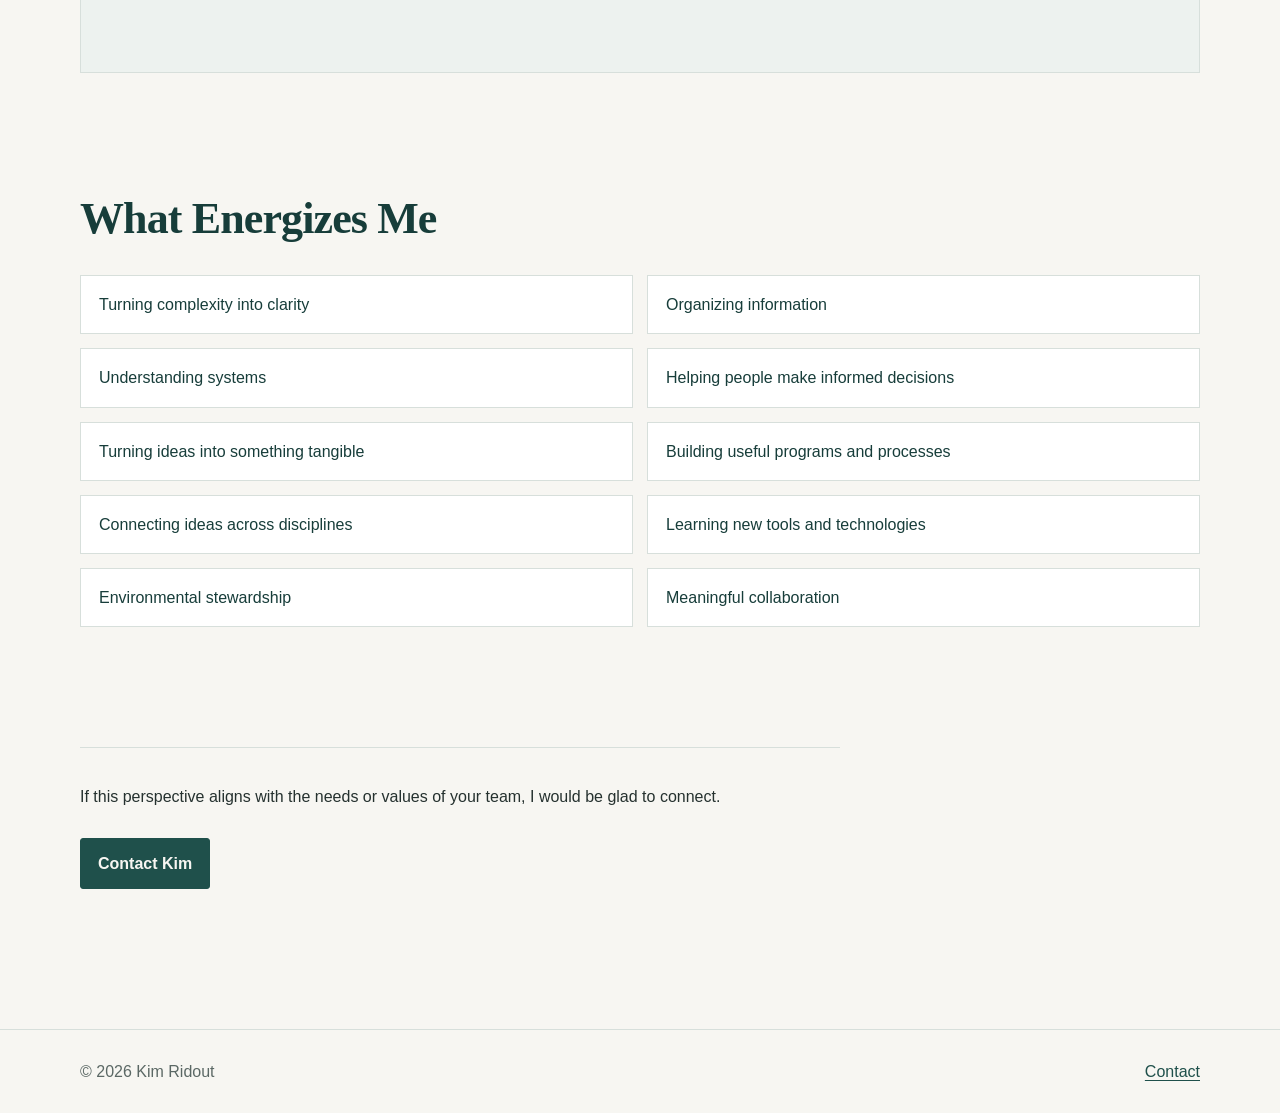
<file: perspective.html>
<!DOCTYPE html>
<html lang="en">
<head>
  <meta charset="UTF-8">
  <meta name="viewport" content="width=device-width, initial-scale=1">
  <meta name="description" content="A personal perspective on the work, places, relationships, and interests that shape how Kim Ridout thinks, learns, and contributes.">
  <meta name="robots" content="noindex, nofollow">
  <title>Perspective | Kim Ridout</title>
  <link rel="stylesheet" href="style.css">
</head>
<body>
  <header class="site-header">
    <a class="logo" href="index.html">Kim Ridout</a>
    <button class="nav-toggle" type="button" aria-expanded="false" aria-controls="primary-navigation">Menu</button>
    <nav class="nav-links" id="primary-navigation" aria-label="Primary navigation">
      <a href="index.html">Home</a>
      <a href="experience.html">Experience</a>
      <a href="featured.html">Featured</a>
      <a href="contact.html">Contact</a>
    </nav>
    <button id="theme-toggle" type="button" aria-label="Switch to dark mode">Dark mode</button>
  </header>

  <main class="page-container perspective-page">
    <header class="page-intro">
      <h1>Perspective</h1>
    </header>

    <section class="perspective-section strengths-section" aria-labelledby="clifton-strengths">
      <h2 id="clifton-strengths">CliftonStrengths</h2>
      <p class="results-note">Results forthcoming.</p>
      <div class="strengths-grid">
        <article class="strength-card">
          <h3>Strength 1</h3>
          <p class="placeholder-label">Theme name · Short description</p>
          <p>One concise sentence about how this theme appears in my work.</p>
        </article>
        <article class="strength-card">
          <h3>Strength 2</h3>
          <p class="placeholder-label">Theme name · Short description</p>
          <p>One concise sentence about how this theme appears in my work.</p>
        </article>
        <article class="strength-card">
          <h3>Strength 3</h3>
          <p class="placeholder-label">Theme name · Short description</p>
          <p>One concise sentence about how this theme appears in my work.</p>
        </article>
        <article class="strength-card">
          <h3>Strength 4</h3>
          <p class="placeholder-label">Theme name · Short description</p>
          <p>One concise sentence about how this theme appears in my work.</p>
        </article>
        <article class="strength-card">
          <h3>Strength 5</h3>
          <p class="placeholder-label">Theme name · Short description</p>
          <p>One concise sentence about how this theme appears in my work.</p>
        </article>
      </div>
    </section>

    <section class="perspective-section perspective-panel" aria-labelledby="perspective-narrative">
      <h2 id="perspective-narrative">Perspective</h2>
      <p>I enjoy work that requires thought, curiosity, and creating something useful. Across roles and disciplines, I am often drawn to the same underlying work: organizing information, understanding how systems fit together, connecting ideas, and helping people make clearer decisions.</p>
      <p>Whether the work involves an environmental program, a geospatial project, technical writing, a data process, or a cross-functional initiative, I find satisfaction in turning complexity into clarity and helping ideas become practical work. I tend to listen before I speak, ask questions before reaching conclusions, and reconsider an initial view as new information or another perspective emerges.</p>
      <p>Places have shaped me, too. I grew up in Texas, and the Hill Country, spring thunderstorms, bluebonnet season, the Gulf Coast, and open landscapes that feel a little less hurried remain familiar parts of my perspective. Southern California is where I built my career, deepened my commitment to environmental stewardship and public service, and learned from remarkable colleagues while working on watersheds and sustainability. Both places continue to influence how I think.</p>
      <p>Relationships matter to me, and those connections extend across Texas, California, and elsewhere. Away from work, I am usually drawn to books, coffee, travel, coastlines and wild places, and time with animals and plants—the quieter parts of life that keep me curious and observant.</p>
    </section>

    <section class="perspective-section energizes-section" aria-labelledby="energizes-me">
      <h2 id="energizes-me">What Energizes Me</h2>
      <ul class="energy-grid">
        <li>Turning complexity into clarity</li>
        <li>Organizing information</li>
        <li>Understanding systems</li>
        <li>Helping people make informed decisions</li>
        <li>Turning ideas into something tangible</li>
        <li>Building useful programs and processes</li>
        <li>Connecting ideas across disciplines</li>
        <li>Learning new tools and technologies</li>
        <li>Environmental stewardship</li>
        <li>Meaningful collaboration</li>
      </ul>
    </section>

    <div class="perspective-closing">
      <p>If this perspective aligns with the needs or values of your team, I would be glad to connect.</p>
      <a class="btn" href="contact.html">Contact Kim</a>
    </div>
  </main>

  <footer class="site-footer">
    <div class="page-container"><p>© <span data-current-year></span> Kim Ridout</p><a href="contact.html">Contact</a></div>
  </footer>
  <script src="assets/js/script.js"></script>
</body>
</html>
</file>
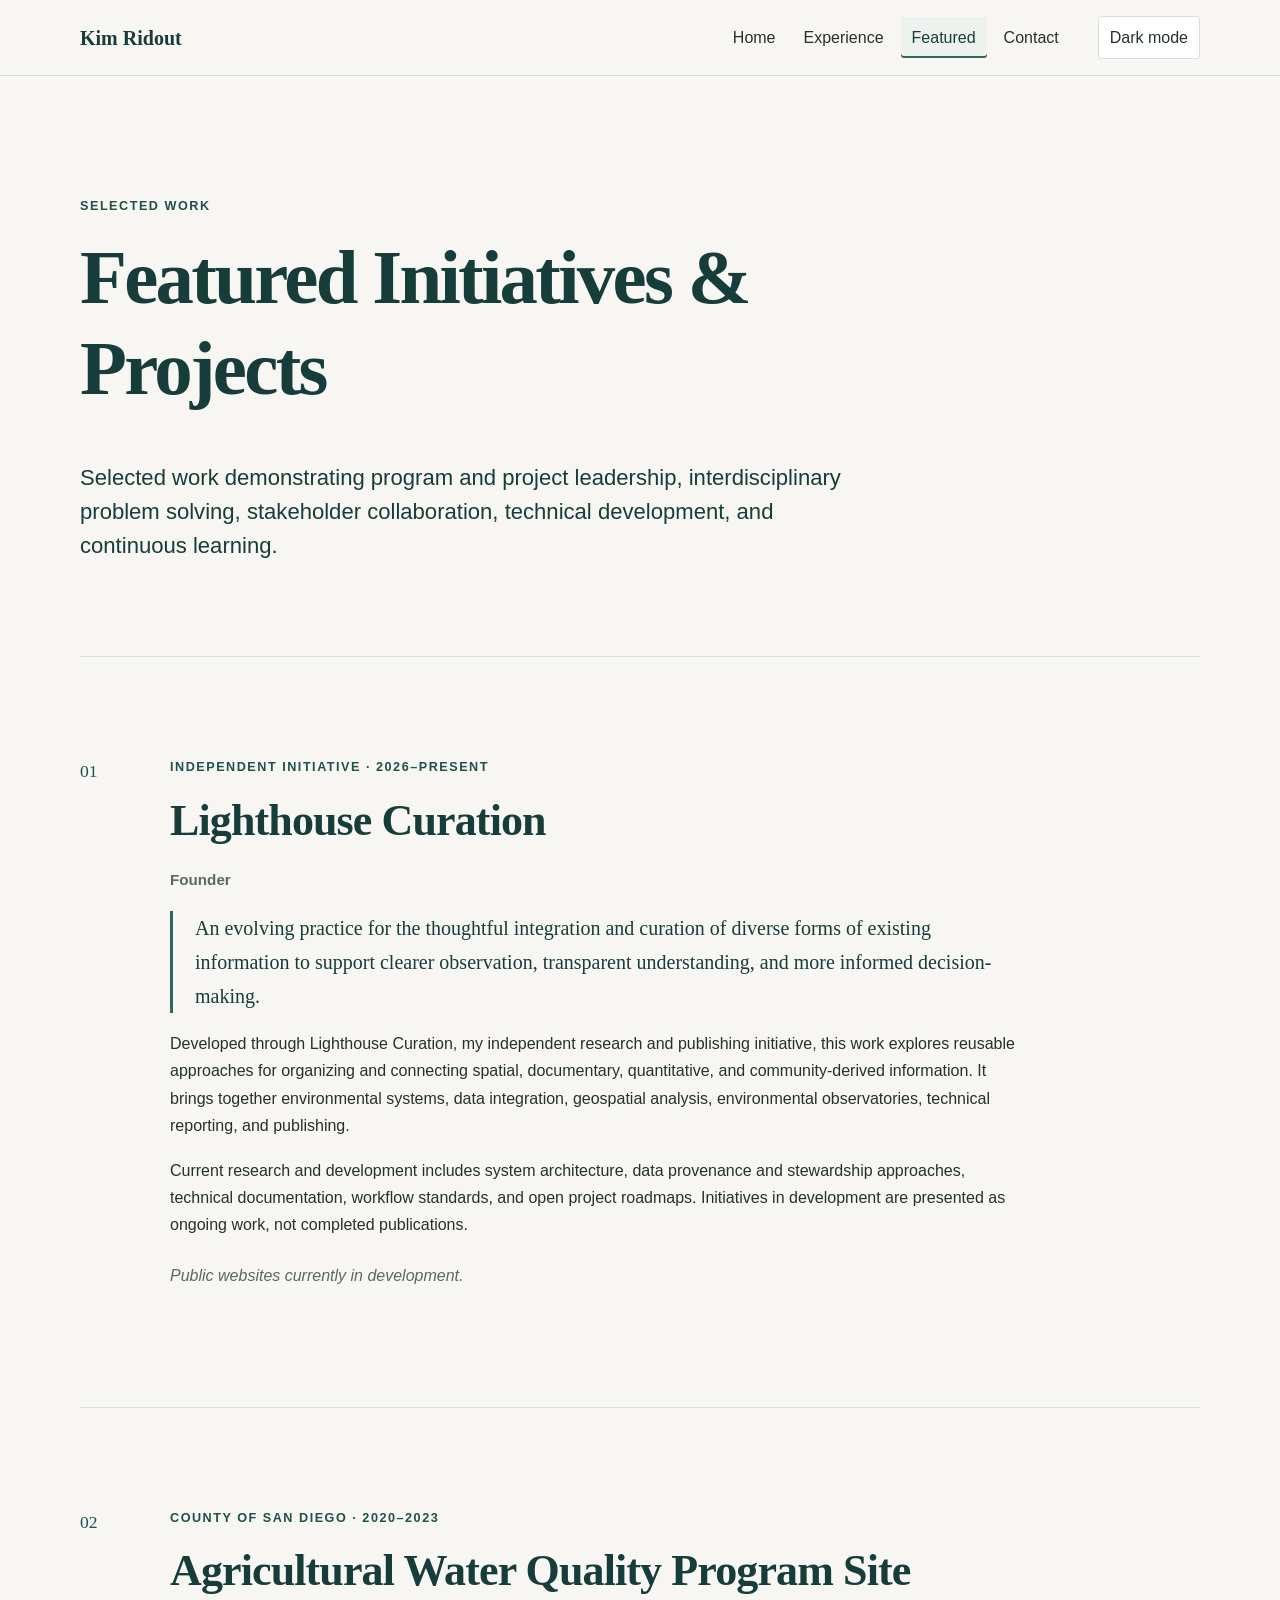
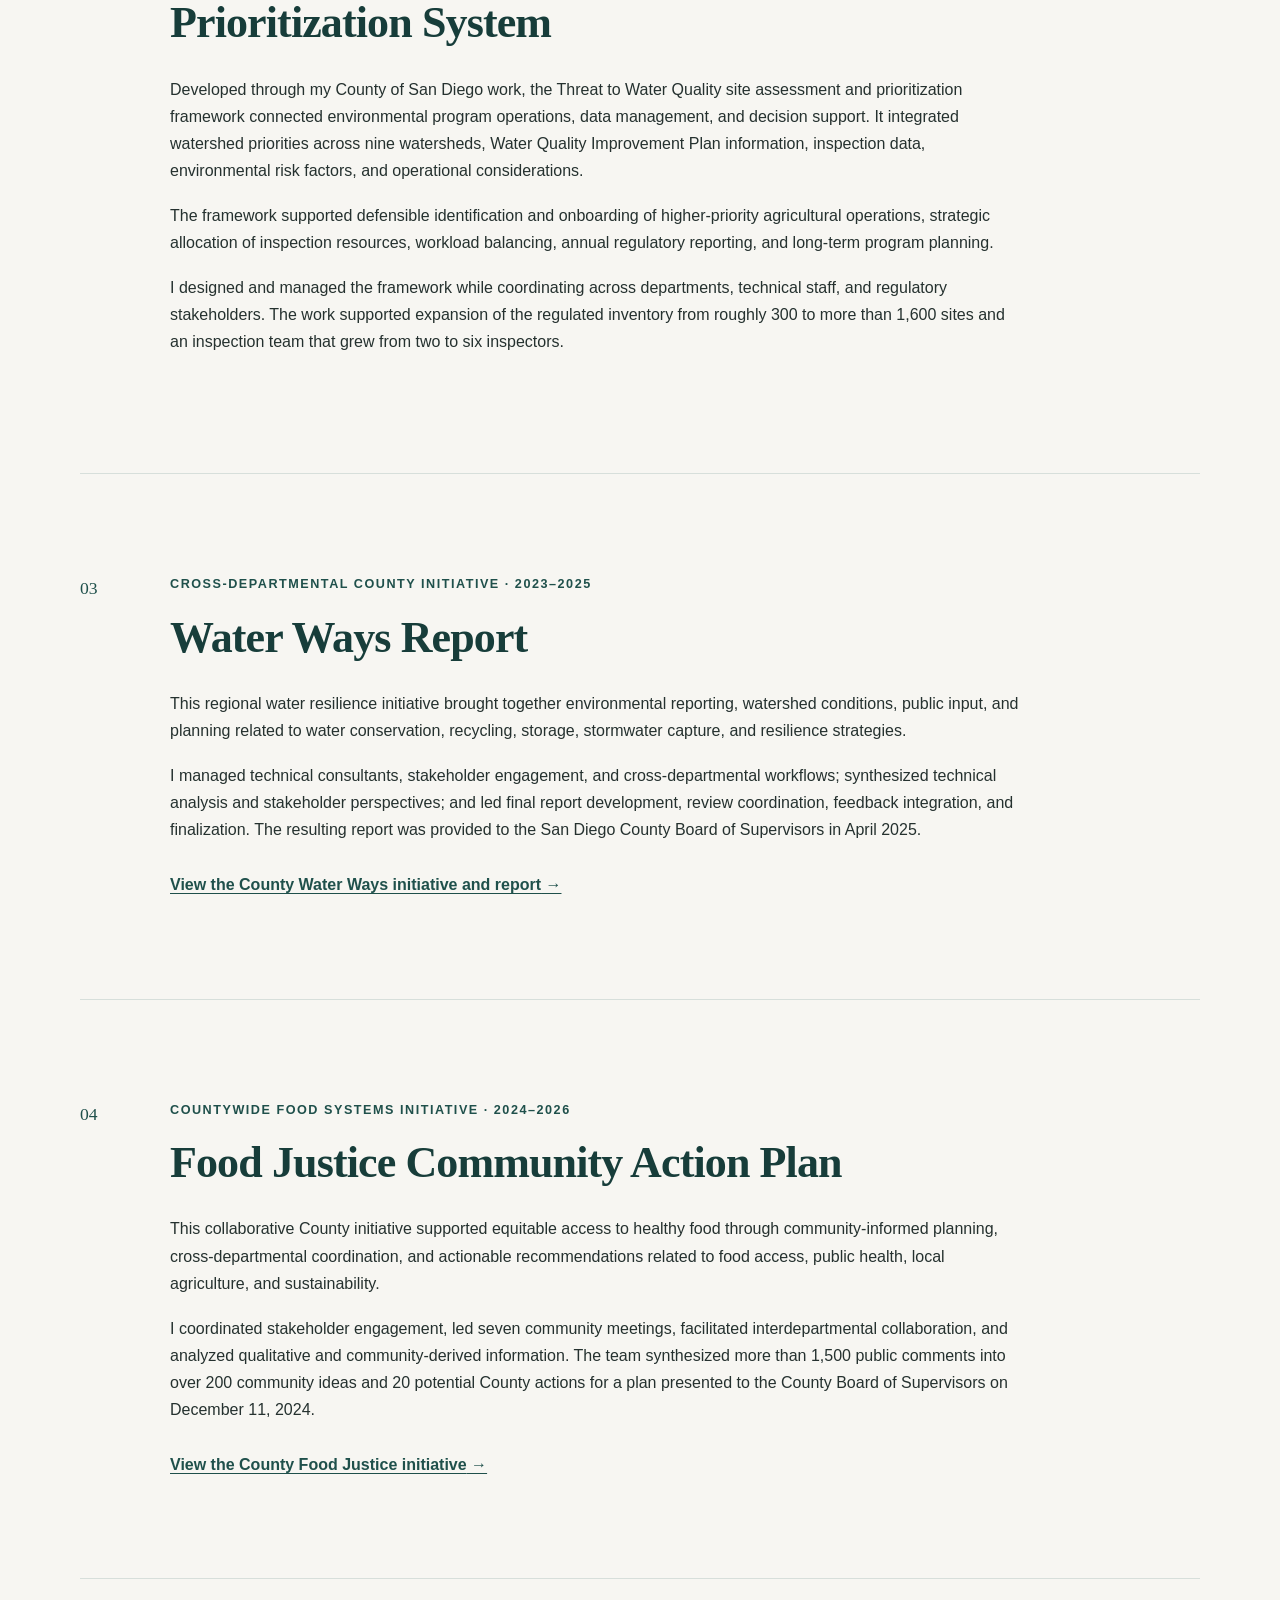
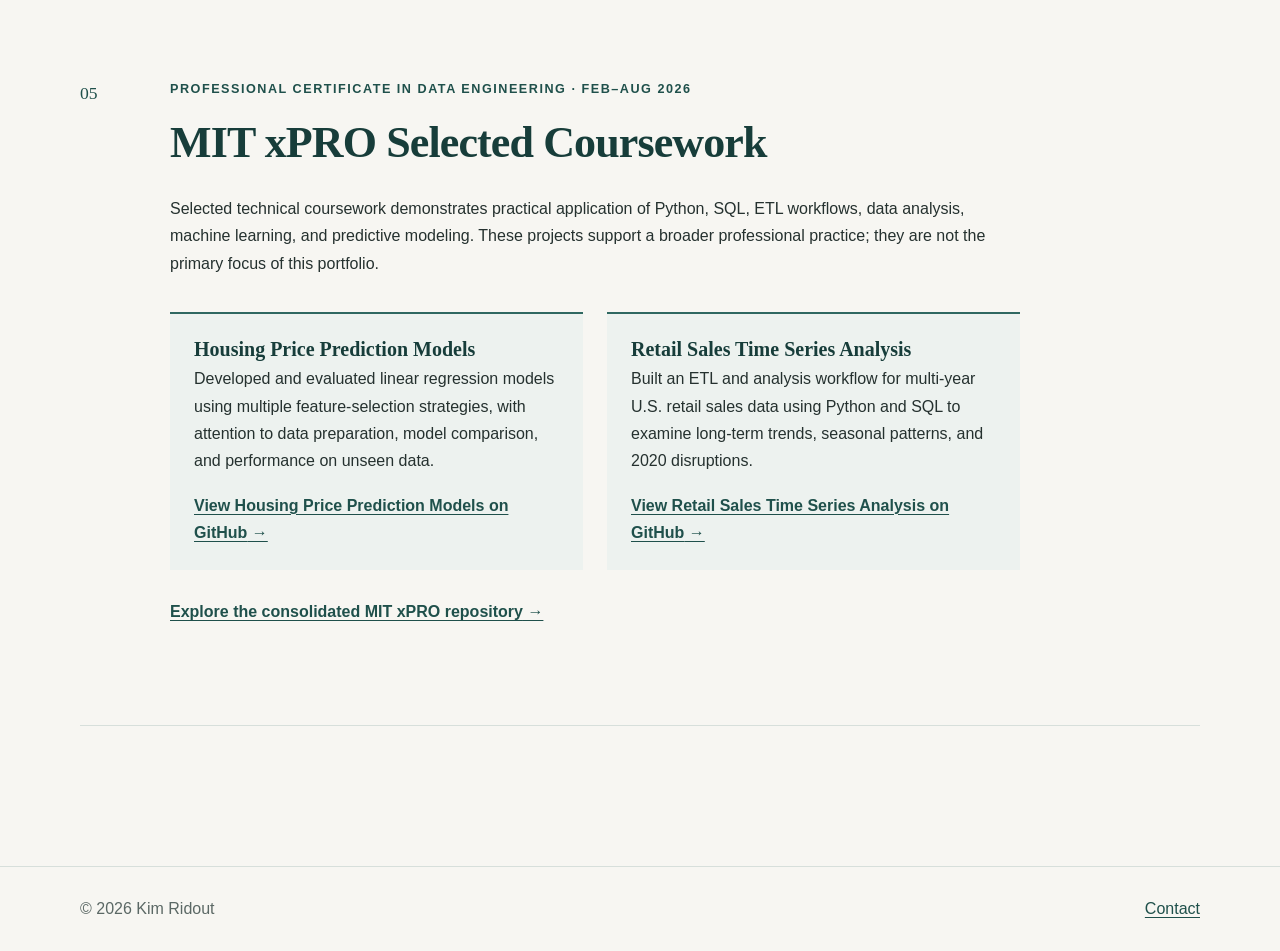
<file: projects.html>
<!DOCTYPE html>
<html lang="en">
<head>
  <meta charset="UTF-8">
  <meta name="viewport" content="width=device-width, initial-scale=1">
  <meta http-equiv="refresh" content="0; url=featured.html">
  <link rel="canonical" href="featured.html">
  <title>Featured | Kim Ridout</title>
</head>
<body>
  <p>This page has moved to <a href="featured.html">Featured Initiatives &amp; Projects</a>.</p>
</body>
</html>
</file>
<file: style.css>
:root {
  color-scheme: light;
  --bg: #f7f6f2;
  --surface: #ffffff;
  --surface-alt: #edf2ef;
  --text: #25312f;
  --muted: #5b6865;
  --heading: #173d3a;
  --accent: #2f6861;
  --accent-strong: #1f504b;
  --border: #d7dfdb;
  --focus: #b86d32;
  --max-width: 1120px;
}

* {
  box-sizing: border-box;
}

html {
  scroll-behavior: smooth;
}

body {
  margin: 0;
  background: var(--bg);
  color: var(--text);
  font-family: "Segoe UI", Arial, sans-serif;
  font-size: 1rem;
  line-height: 1.7;
}

body.dark-mode {
  color-scheme: dark;
  --bg: #111918;
  --surface: #172321;
  --surface-alt: #1b2b28;
  --text: #e1e9e6;
  --muted: #aebdb9;
  --heading: #f2f7f5;
  --accent: #91c9c0;
  --accent-strong: #b0ddd5;
  --border: #334743;
  --focus: #f0a461;
}

img {
  display: block;
  max-width: 100%;
}

a {
  color: var(--accent-strong);
  text-decoration-thickness: 1px;
  text-underline-offset: 0.2em;
}

a:hover {
  text-decoration-thickness: 2px;
}

a:focus-visible,
button:focus-visible {
  outline: 3px solid var(--focus);
  outline-offset: 3px;
}

h1,
h2,
h3 {
  color: var(--heading);
  font-family: Georgia, "Times New Roman", serif;
  font-weight: 600;
  line-height: 1.18;
  margin: 0 0 0.6em;
}

h1 {
  font-size: clamp(2.5rem, 6vw, 4.8rem);
  letter-spacing: -0.035em;
  max-width: 850px;
}

h2 {
  font-size: clamp(1.8rem, 3.5vw, 2.75rem);
  letter-spacing: -0.02em;
}

h3 {
  font-size: 1.25rem;
}

p,
ul,
ol {
  margin: 0 0 1.1rem;
}

.page-container {
  width: min(calc(100% - 40px), var(--max-width));
  margin-inline: auto;
}

.site-header {
  position: sticky;
  z-index: 10;
  top: 0;
  display: grid;
  grid-template-columns: 1fr auto auto;
  align-items: center;
  gap: 28px;
  min-height: 76px;
  padding: 12px max(20px, calc((100vw - var(--max-width)) / 2));
  border-bottom: 1px solid var(--border);
  background: color-mix(in srgb, var(--bg) 94%, transparent);
  backdrop-filter: blur(12px);
}

.logo {
  color: var(--heading);
  font-family: Georgia, "Times New Roman", serif;
  font-size: 1.25rem;
  font-weight: 700;
  text-decoration: none;
}

.nav-links {
  display: flex;
  align-items: center;
  gap: 6px;
}

.nav-links a {
  border-radius: 3px;
  color: var(--text);
  padding: 7px 11px;
  text-decoration: none;
}

.nav-links a:hover,
.nav-links a[aria-current="page"] {
  background: var(--surface-alt);
  color: var(--heading);
}

.nav-links a[aria-current="page"] {
  box-shadow: inset 0 -2px var(--accent);
}

button {
  color: inherit;
  font: inherit;
}

#theme-toggle,
.nav-toggle {
  border: 1px solid var(--border);
  border-radius: 3px;
  background: var(--surface);
  cursor: pointer;
  padding: 7px 11px;
}

.nav-toggle {
  display: none;
}

.hero {
  --portrait-width: 300px;
  display: grid;
  grid-template-columns: minmax(0, 1fr) var(--portrait-width);
  gap: clamp(40px, 8vw, 100px);
  align-items: center;
  min-height: auto;
  padding-block: 90px 55px;
}

.hero-copy {
  max-width: 800px;
}

.eyebrow {
  color: var(--accent-strong);
  font-size: 0.79rem;
  font-weight: 700;
  letter-spacing: 0.12em;
  margin-bottom: 1rem;
  text-transform: uppercase;
}

.lede {
  color: var(--heading);
  font-size: clamp(1.15rem, 2vw, 1.38rem);
  line-height: 1.55;
  max-width: 800px;
}

.hero-copy > p:not(.eyebrow) {
  max-width: 760px;
}

.hero + .section {
  margin-top: 0;
}

.portrait {
  aspect-ratio: 4 / 5;
  border-radius: 20px;
  margin: 0;
  overflow: hidden;
  transform: translateY(-18px);
}

.portrait img {
  height: 100%;
  object-fit: cover;
  width: 100%;
}

.external-links {
  display: flex;
  flex-wrap: wrap;
  gap: 14px 26px;
  margin-top: 28px;
}

.external-links a,
.coursework-list a {
  font-weight: 650;
}

.external-links a::after,
.coursework-list a::after {
  content: " →";
}

.section {
  margin-block: clamp(80px, 11vw, 140px);
}

.section-tint {
  background: var(--surface-alt);
  border-block: 1px solid var(--border);
  padding-block: clamp(65px, 9vw, 100px);
}

.split-section {
  display: grid;
  grid-template-columns: 0.75fr 1.25fr;
  gap: clamp(40px, 8vw, 100px);
}

.featured-summary {
  max-width: 850px;
}

.featured-summary ol {
  border-top: 1px solid var(--border);
  list-style: none;
  margin: 30px 0 34px;
  padding: 0;
}

.featured-summary li {
  border-bottom: 1px solid var(--border);
  padding: 20px 0 18px;
}

.featured-summary li h3 {
  margin-bottom: 6px;
}

.featured-summary li p {
  color: var(--muted);
  margin: 0;
  max-width: 760px;
}

.featured-summary .featured-date {
  color: var(--accent-strong);
  font-size: 0.88rem;
  font-weight: 700;
  letter-spacing: 0.04em;
  margin: -0.25rem 0 0.55rem;
}

.btn {
  display: inline-block;
  border: 1px solid var(--accent-strong);
  border-radius: 3px;
  background: var(--accent-strong);
  color: var(--bg);
  font-weight: 650;
  padding: 11px 17px;
  text-decoration: none;
}

.btn:hover {
  background: var(--heading);
  color: var(--bg);
}

.page-intro {
  border-bottom: 1px solid var(--border);
  padding: clamp(75px, 10vw, 120px) 0 clamp(50px, 7vw, 75px);
}

.page-intro .lede {
  max-width: 800px;
}

.experience-list {
  border-top: 1px solid var(--border);
}

.current-initiative {
  display: grid;
  grid-template-columns: 0.75fr 1.25fr;
  gap: clamp(40px, 8vw, 100px);
  border: 1px solid var(--border);
  background: var(--surface-alt);
  padding: clamp(30px, 5vw, 55px);
}

.current-initiative p:last-child {
  margin-bottom: 0;
}

.initiative-role {
  color: var(--muted);
  font-size: 0.95rem;
  font-weight: 650;
  margin-top: -0.35rem;
}

.experience-entry {
  border-bottom: 1px solid var(--border);
  padding: 35px 0;
}

.experience-entry header {
  display: grid;
  grid-template-columns: 1fr auto;
  gap: 25px;
  align-items: start;
  margin-bottom: 14px;
}

.experience-entry h3,
.credential h3,
.coursework-list h3 {
  margin-bottom: 4px;
}

.experience-entry header p {
  color: var(--muted);
  margin: 0;
}

.experience-entry .date {
  color: var(--accent-strong);
  font-size: 0.9rem;
  font-weight: 700;
  white-space: nowrap;
}

.experience-entry ul {
  max-width: 880px;
  margin-bottom: 0;
  padding-left: 1.2rem;
}

.contextual-links {
  border-left: 2px solid var(--accent);
  margin-top: 24px;
  max-width: 800px;
  padding-left: 18px;
}

.contextual-links a {
  font-weight: 650;
}

.contextual-links p {
  color: var(--muted);
  font-size: 0.93rem;
  margin: 2px 0 12px;
}

.contextual-links .contextual-label {
  color: var(--accent-strong);
  font-size: 0.76rem;
  font-weight: 700;
  letter-spacing: 0.1em;
  margin-bottom: 8px;
  text-transform: uppercase;
}

.publication {
  color: var(--muted);
  font-size: 0.94rem;
  margin-top: 14px;
}

.development-note {
  color: var(--muted);
  font-style: italic;
  margin-top: 24px;
}

.compact-entry > p {
  margin-bottom: 0;
}

.credential-grid {
  display: grid;
  grid-template-columns: 0.85fr 1.15fr;
  gap: clamp(45px, 8vw, 100px);
}

.credential {
  border-top: 1px solid var(--border);
  padding: 22px 0 10px;
}

.credential p,
.plain-list {
  color: var(--muted);
}

.plain-list {
  border-top: 1px solid var(--border);
  list-style: none;
  padding: 14px 0 0;
}

.plain-list li {
  border-bottom: 1px solid var(--border);
  padding: 9px 0;
}

.resume-callout {
  display: flex;
  align-items: center;
  justify-content: space-between;
  gap: 40px;
  border: 1px solid var(--border);
  background: var(--surface-alt);
  padding: clamp(30px, 5vw, 55px);
}

.resume-callout .btn {
  flex: none;
}

/* =========================
   PERSPECTIVE PAGE
========================= */

.perspective-page {
  padding-bottom: clamp(80px, 11vw, 140px);
}

.perspective-section {
  margin-block: clamp(75px, 10vw, 120px);
}

.perspective-panel {
  border: 1px solid var(--border);
  background: var(--surface-alt);
  padding: clamp(30px, 5vw, 55px);
}

.perspective-panel p {
  max-width: 850px;
}

.strengths-section {
  margin-top: clamp(55px, 8vw, 90px);
}

.strengths-grid {
  display: grid;
  grid-template-columns: repeat(auto-fit, minmax(190px, 1fr));
  gap: 18px;
  margin-top: 35px;
}

.results-note {
  color: var(--muted);
  font-size: 0.9rem;
}

.strength-card {
  border: 1px solid var(--border);
  background: var(--surface);
  padding: 22px;
}

.strength-card p:last-child {
  margin-bottom: 0;
}

.placeholder-label {
  color: var(--muted);
  font-size: 0.84rem;
}

.placeholder-label {
  border-block: 1px solid var(--border);
  padding-block: 10px;
}

.energy-grid {
  display: grid;
  grid-template-columns: repeat(2, minmax(0, 1fr));
  gap: 14px;
  list-style: none;
  margin: 30px 0 0;
  padding: 0;
}

.energy-grid li {
  border: 1px solid var(--border);
  background: var(--surface);
  color: var(--heading);
  padding: 15px 18px;
}

.perspective-closing {
  max-width: 760px;
  border-top: 1px solid var(--border);
  padding-top: 35px;
}

.perspective-closing .btn {
  margin-top: 10px;
}

.featured-list {
  margin-bottom: 140px;
}

.featured-entry {
  display: grid;
  grid-template-columns: 70px minmax(0, 850px);
  gap: 20px;
  border-bottom: 1px solid var(--border);
  padding-block: clamp(65px, 9vw, 100px);
}

.entry-number {
  color: var(--accent-strong);
  font-family: Georgia, "Times New Roman", serif;
  font-size: 1.1rem;
}

.statement {
  border-left: 3px solid var(--accent);
  color: var(--heading);
  font-family: Georgia, "Times New Roman", serif;
  font-size: 1.25rem;
  padding-left: 22px;
}

.coursework-list {
  display: grid;
  grid-template-columns: repeat(2, 1fr);
  gap: 24px;
  margin-top: 35px;
}

.coursework-list section {
  border-top: 2px solid var(--accent);
  background: var(--surface-alt);
  padding: 24px;
}

.contact-page {
  min-height: calc(100vh - 165px);
}

.contact-list {
  display: grid;
  margin: 65px 0 120px;
  font-style: normal;
}

.contact-list a {
  display: grid;
  grid-template-columns: 140px 1fr;
  gap: 20px;
  align-items: baseline;
  border-bottom: 1px solid var(--border);
  color: var(--heading);
  padding: 24px 0;
  text-decoration: none;
}

.contact-list a:first-child {
  border-top: 1px solid var(--border);
}

.contact-list span {
  color: var(--muted);
  font-size: 0.8rem;
  letter-spacing: 0.1em;
  text-transform: uppercase;
}

.contact-list strong::after {
  content: " ↗";
  color: var(--accent-strong);
}

.site-footer {
  border-top: 1px solid var(--border);
  color: var(--muted);
  padding-block: 28px;
}

.site-footer .page-container {
  display: flex;
  justify-content: space-between;
  gap: 20px;
}

.site-footer p {
  margin: 0;
}

@media (max-width: 760px) {
  .site-header {
    grid-template-columns: 1fr auto auto;
    gap: 8px;
    min-height: 68px;
  }

  .nav-toggle {
    display: block;
  }

  .nav-links {
    position: absolute;
    top: 100%;
    right: 0;
    left: 0;
    display: none;
    flex-direction: column;
    align-items: stretch;
    gap: 2px;
    border-bottom: 1px solid var(--border);
    background: var(--bg);
    padding: 12px 20px 20px;
  }

  .nav-links.is-open {
    display: flex;
  }

  .nav-links a {
    padding: 11px;
  }

  #theme-toggle {
    font-size: 0.88rem;
  }

  .hero {
    grid-template-columns: 1fr;
    min-height: auto;
    padding-block: 65px 45px;
  }

  .portrait {
    max-width: 230px;
    transform: none;
  }

  .split-section,
  .current-initiative,
  .credential-grid,
  .coursework-list,
  .energy-grid {
    grid-template-columns: 1fr;
  }

  .experience-entry header {
    grid-template-columns: 1fr;
    gap: 6px;
  }

  .resume-callout {
    align-items: flex-start;
    flex-direction: column;
  }

  .featured-entry {
    grid-template-columns: 1fr;
    gap: 5px;
  }

  .entry-number {
    margin-bottom: 8px;
  }

  .contact-list a {
    grid-template-columns: 1fr;
    gap: 5px;
  }
}

@media (prefers-reduced-motion: reduce) {
  html {
    scroll-behavior: auto;
  }
}
</file>
